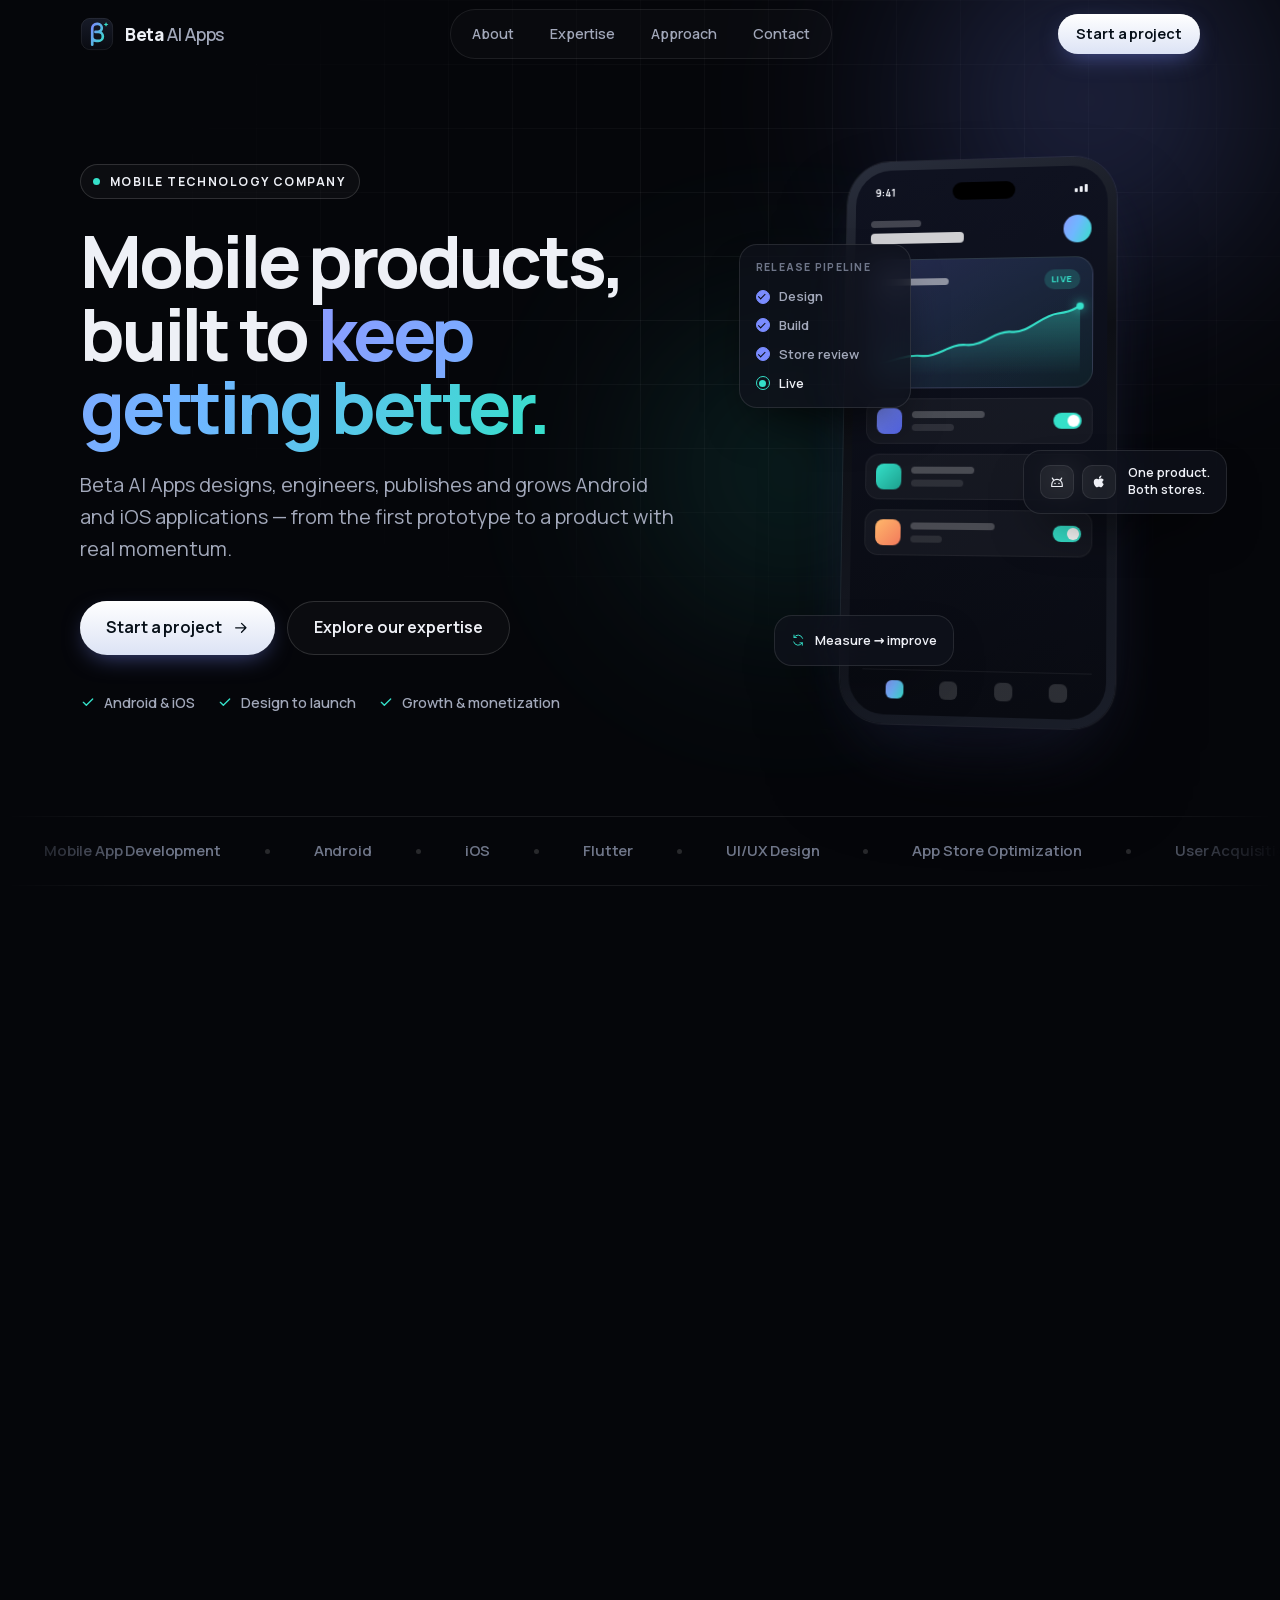
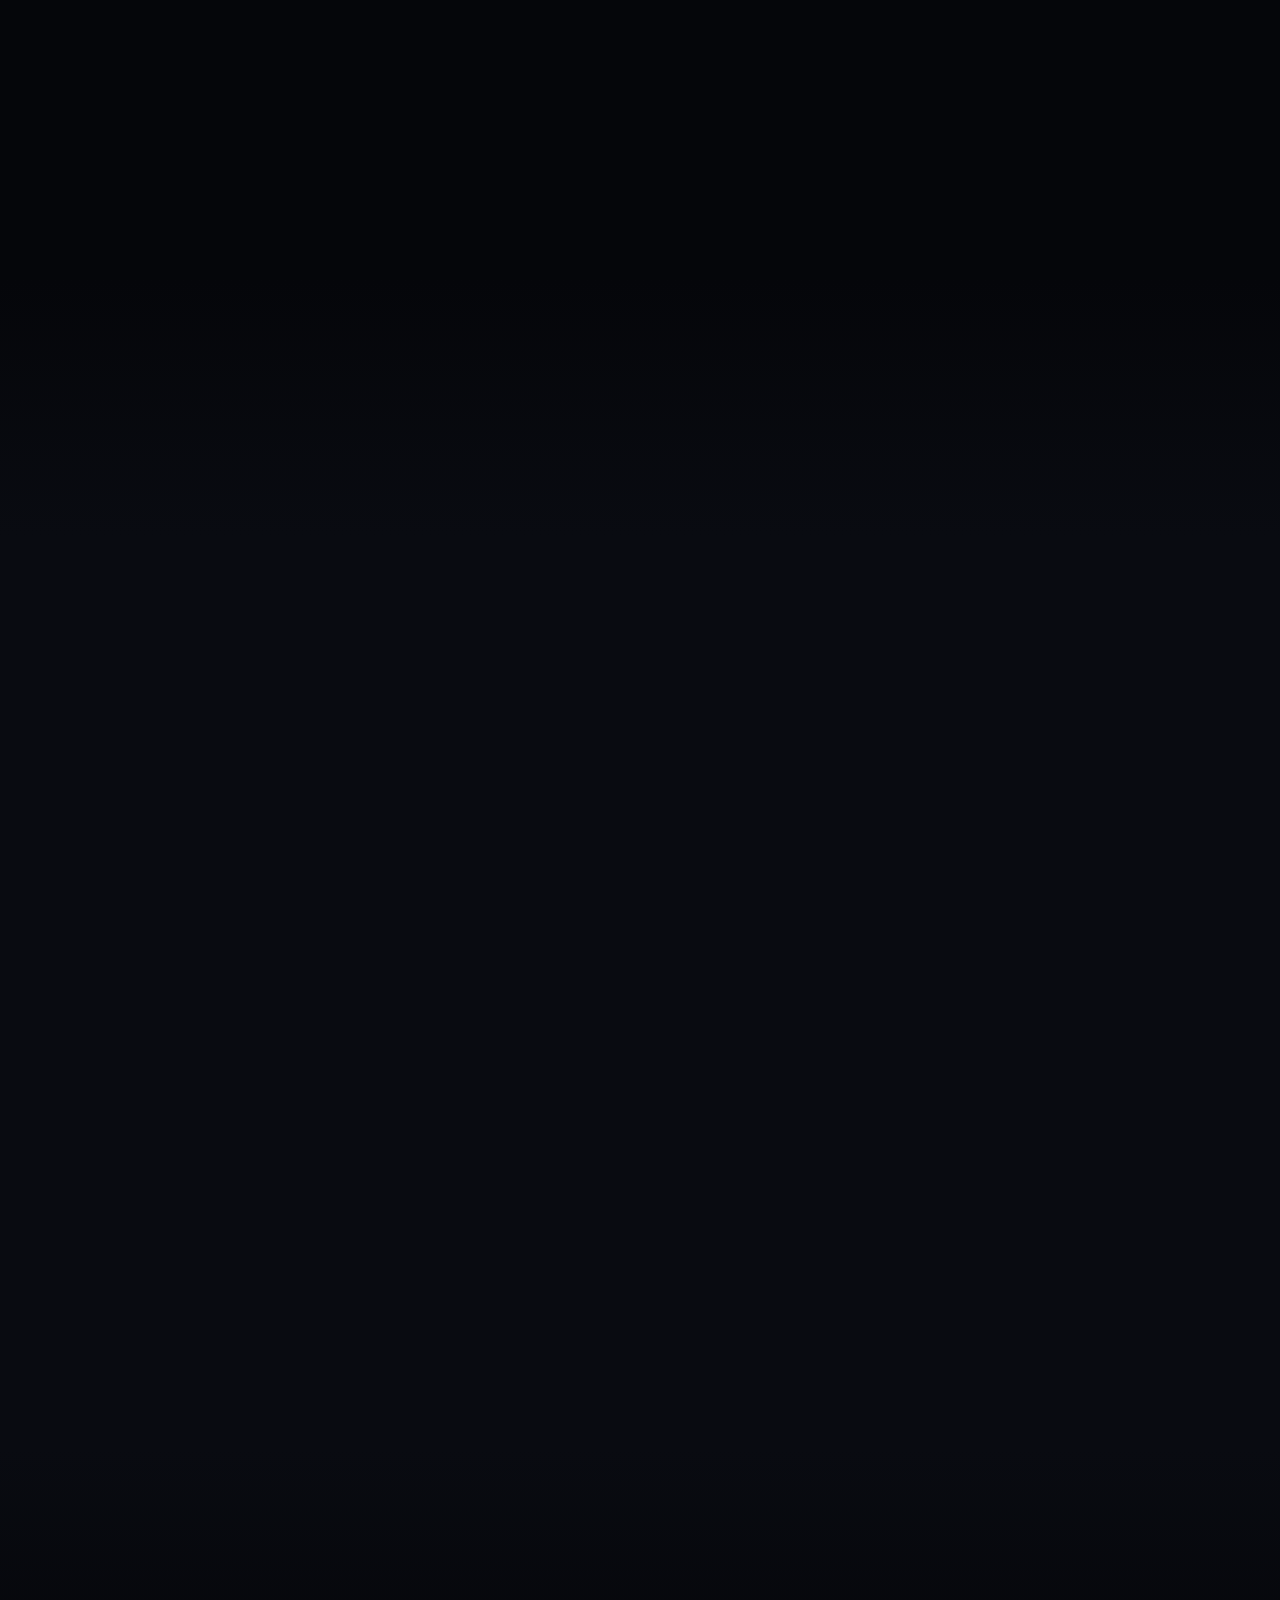
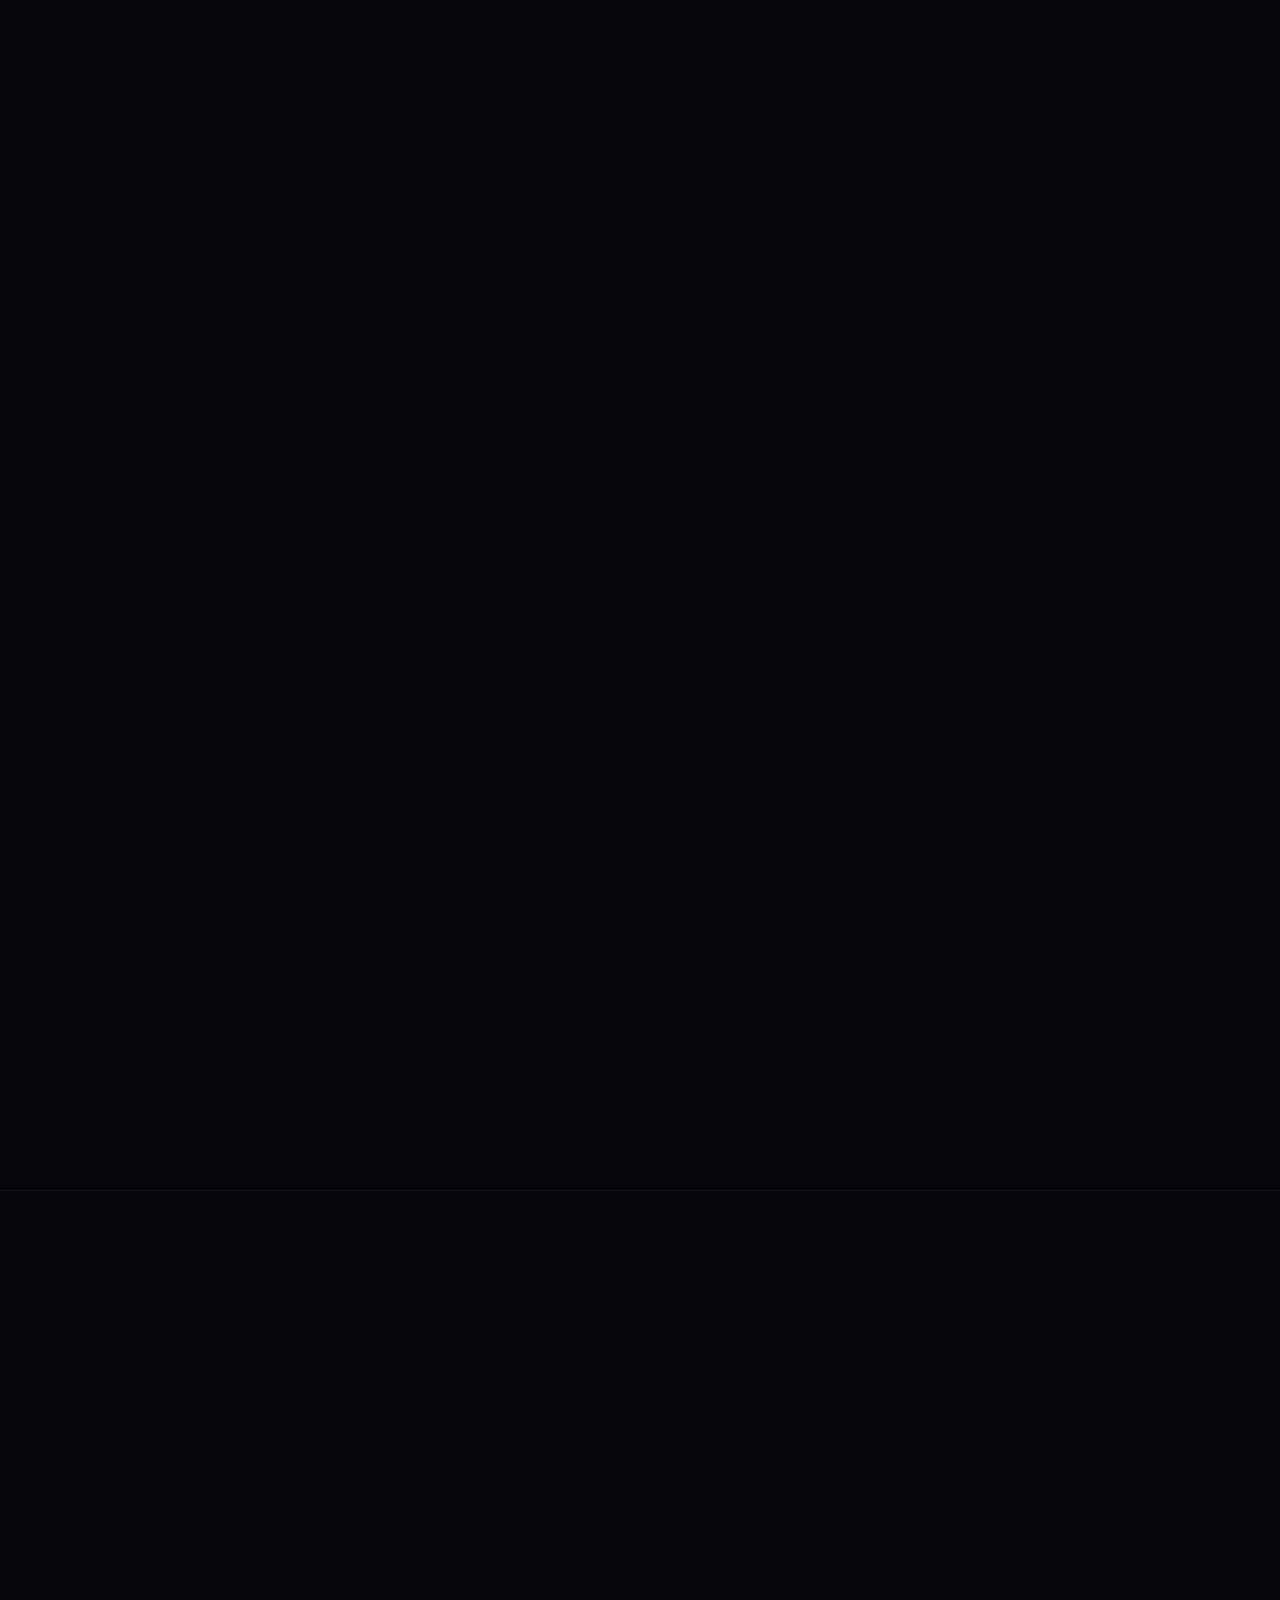
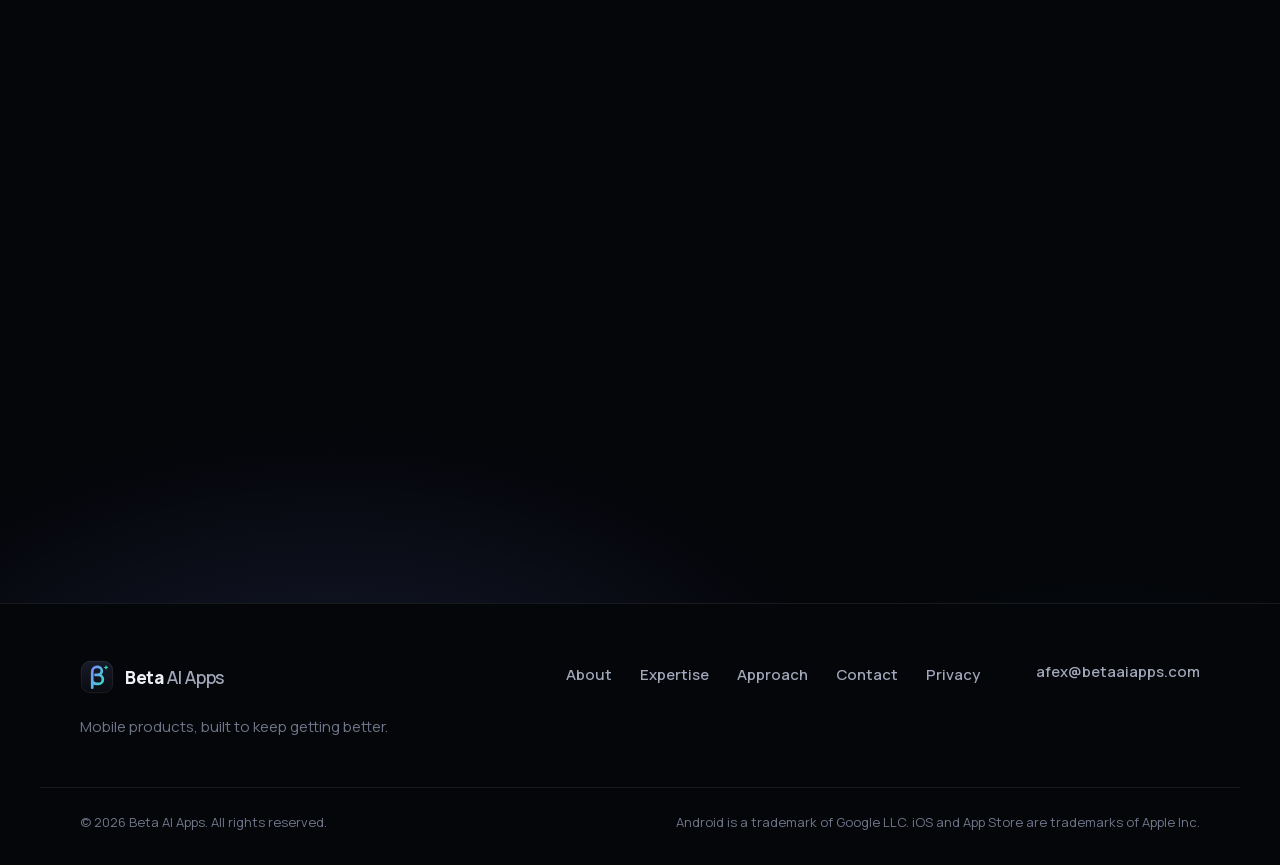
<file: index.html>
<!doctype html>
<html lang="en">
<head>
  <meta charset="utf-8">
  <meta name="viewport" content="width=device-width, initial-scale=1, viewport-fit=cover">
  <meta http-equiv="Content-Security-Policy" content="default-src 'self'; script-src 'self'; style-src 'self'; img-src 'self' data:; font-src 'self'; connect-src 'self' https://formspree.io https://formsubmit.co; form-action 'self' mailto: https://formspree.io https://formsubmit.co; base-uri 'self'; object-src 'none'">
  <meta name="referrer" content="strict-origin-when-cross-origin">

  <title>Beta AI Apps — Mobile App Development, Publishing &amp; Growth</title>
  <meta name="description" content="Beta AI Apps is a mobile technology company that designs, builds, publishes and grows Android and iOS apps — Flutter development, UI/UX design, ASO, user acquisition and app monetization.">
  <link rel="canonical" href="https://betaaiapps.com/">
  <meta name="robots" content="index, follow, max-image-preview:large">
  <meta name="theme-color" content="#05060A">
  <meta name="color-scheme" content="dark">

  <meta property="og:type" content="website">
  <meta property="og:site_name" content="Beta AI Apps">
  <meta property="og:title" content="Beta AI Apps — Mobile products, built to keep getting better">
  <meta property="og:description" content="We design, engineer, publish and grow Android and iOS applications — from first prototype to a product with momentum.">
  <meta property="og:url" content="https://betaaiapps.com/">
  <meta property="og:image" content="https://betaaiapps.com/assets/img/og-image.png">
  <meta property="og:image:width" content="1200">
  <meta property="og:image:height" content="630">
  <meta property="og:image:alt" content="Beta AI Apps logo and tagline on a dark background">
  <meta property="og:locale" content="en_US">
  <meta name="twitter:card" content="summary_large_image">
  <meta name="twitter:title" content="Beta AI Apps — Mobile products, built to keep getting better">
  <meta name="twitter:description" content="We design, engineer, publish and grow Android and iOS applications.">
  <meta name="twitter:image" content="https://betaaiapps.com/assets/img/og-image.png">

  <link rel="icon" href="/favicon.ico" sizes="32x32">
  <link rel="icon" href="/assets/img/favicon.svg" type="image/svg+xml">
  <link rel="apple-touch-icon" href="/assets/img/apple-touch-icon.png">
  <link rel="manifest" href="/site.webmanifest">

  <link rel="preload" href="/assets/fonts/manrope-latin.woff2" as="font" type="font/woff2" crossorigin>
  <link rel="stylesheet" href="/assets/css/styles.css?v=11">
  <script src="/assets/js/main.js?v=11" defer></script>

  <script type="application/ld+json">
  {
    "@context": "https://schema.org",
    "@graph": [
      {
        "@type": "Organization",
        "@id": "https://betaaiapps.com/#org",
        "name": "Beta AI Apps",
        "url": "https://betaaiapps.com/",
        "logo": "https://betaaiapps.com/assets/img/icon-512.png",
        "email": "afex@betaaiapps.com",
        "description": "Mobile technology company building, publishing and growing Android and iOS applications.",
        "knowsAbout": ["Mobile app development", "Android development", "iOS development", "Flutter", "UI/UX design", "App Store Optimization", "User acquisition", "App monetization"]
      },
      {
        "@type": "WebSite",
        "@id": "https://betaaiapps.com/#website",
        "url": "https://betaaiapps.com/",
        "name": "Beta AI Apps",
        "publisher": { "@id": "https://betaaiapps.com/#org" },
        "inLanguage": "en"
      }
    ]
  }
  </script>
</head>
<body>
  <!-- Icon sprite -->
  <svg class="sprite" aria-hidden="true" focusable="false">
    <symbol id="i-arrow" viewBox="0 0 24 24"><path d="M5 12h14M13 6l6 6-6 6" fill="none" stroke="currentColor" stroke-width="1.8" stroke-linecap="round" stroke-linejoin="round"/></symbol>
    <symbol id="i-check" viewBox="0 0 24 24"><path d="M5 12.5l4.5 4.5L19 7.5" fill="none" stroke="currentColor" stroke-width="2" stroke-linecap="round" stroke-linejoin="round"/></symbol>
    <symbol id="i-mail" viewBox="0 0 24 24"><rect x="3" y="5" width="18" height="14" rx="3" fill="none" stroke="currentColor" stroke-width="1.6"/><path d="M4 7l8 6 8-6" fill="none" stroke="currentColor" stroke-width="1.6" stroke-linecap="round" stroke-linejoin="round"/></symbol>
    <symbol id="i-globe" viewBox="0 0 24 24"><circle cx="12" cy="12" r="9" fill="none" stroke="currentColor" stroke-width="1.6"/><path d="M3 12h18M12 3c2.6 2.6 3.8 5.6 3.8 9s-1.2 6.4-3.8 9c-2.6-2.6-3.8-5.6-3.8-9S9.4 5.6 12 3z" fill="none" stroke="currentColor" stroke-width="1.6" stroke-linejoin="round"/></symbol>
    <symbol id="i-chat" viewBox="0 0 24 24"><path d="M5 18.5V7a3 3 0 0 1 3-3h8a3 3 0 0 1 3 3v6a3 3 0 0 1-3 3H9l-4 2.5z" fill="none" stroke="currentColor" stroke-width="1.6" stroke-linejoin="round"/><path d="M9 9h6M9 12h4" stroke="currentColor" stroke-width="1.6" stroke-linecap="round"/></symbol>
    <symbol id="i-code" viewBox="0 0 24 24"><path d="M8.5 7L3.5 12l5 5M15.5 7l5 5-5 5M13.5 4.5l-3 15" fill="none" stroke="currentColor" stroke-width="1.6" stroke-linecap="round" stroke-linejoin="round"/></symbol>
    <symbol id="i-android" viewBox="0 0 24 24"><path d="M5 15.5a7 7 0 0 1 14 0V18H5z" fill="none" stroke="currentColor" stroke-width="1.6" stroke-linejoin="round"/><path d="M7.5 9.5L5.8 6.8M16.5 9.5l1.7-2.7" stroke="currentColor" stroke-width="1.6" stroke-linecap="round"/><circle cx="9.3" cy="14" r="1" fill="currentColor"/><circle cx="14.7" cy="14" r="1" fill="currentColor"/></symbol>
    <symbol id="i-apple" viewBox="0 0 24 24"><path d="M16.4 12.7c0-2.3 1.9-3.4 2-3.5-1.1-1.6-2.8-1.8-3.4-1.8-1.4-.1-2.8.9-3.5.9s-1.8-.8-3-.8C6.9 7.5 5 8.8 5 11.9c0 1.9.7 3.9 1.6 5.2.8 1.1 1.5 2.1 2.6 2 1 0 1.4-.7 2.7-.7s1.6.7 2.7.6c1.1 0 1.8-1 2.5-2.1.8-1.2 1.1-2.3 1.1-2.4 0 0-1.8-.7-1.8-2.8zM14.4 6c.6-.7 1-1.7.9-2.7-.9 0-1.9.6-2.5 1.3-.6.6-1 1.6-.9 2.6 1 .1 1.9-.5 2.5-1.2z" fill="currentColor"/></symbol>
    <symbol id="i-layers" viewBox="0 0 24 24"><path d="M12 3.5l8.5 4.5-8.5 4.5L3.5 8z" fill="none" stroke="currentColor" stroke-width="1.6" stroke-linejoin="round"/><path d="M3.5 12l8.5 4.5 8.5-4.5M3.5 16l8.5 4.5 8.5-4.5" fill="none" stroke="currentColor" stroke-width="1.6" stroke-linecap="round" stroke-linejoin="round"/></symbol>
    <symbol id="i-pen" viewBox="0 0 24 24"><path d="M4 20l1.2-4.6L15.8 4.8a2 2 0 0 1 2.8 0l.6.6a2 2 0 0 1 0 2.8L8.6 18.8z" fill="none" stroke="currentColor" stroke-width="1.6" stroke-linejoin="round"/><path d="M13.5 7l3.5 3.5" stroke="currentColor" stroke-width="1.6"/></symbol>
    <symbol id="i-search" viewBox="0 0 24 24"><circle cx="10.5" cy="10.5" r="6.5" fill="none" stroke="currentColor" stroke-width="1.6"/><path d="M15.5 15.5L20 20" stroke="currentColor" stroke-width="1.6" stroke-linecap="round"/></symbol>
    <symbol id="i-users" viewBox="0 0 24 24"><circle cx="9" cy="8.5" r="3.5" fill="none" stroke="currentColor" stroke-width="1.6"/><path d="M2.5 19.5a6.5 6.5 0 0 1 13 0" fill="none" stroke="currentColor" stroke-width="1.6" stroke-linecap="round"/><path d="M16 5.2a3.5 3.5 0 0 1 0 6.6M18.5 14.4a6.5 6.5 0 0 1 3 5.1" fill="none" stroke="currentColor" stroke-width="1.6" stroke-linecap="round"/></symbol>
    <symbol id="i-coins" viewBox="0 0 24 24"><ellipse cx="9" cy="7" rx="5.5" ry="2.5" fill="none" stroke="currentColor" stroke-width="1.6"/><path d="M3.5 7v5c0 1.4 2.5 2.5 5.5 2.5M3.5 12v5c0 1.4 2.5 2.5 5.5 2.5M14.5 7v2.5" fill="none" stroke="currentColor" stroke-width="1.6"/><ellipse cx="15" cy="13" rx="5.5" ry="2.5" fill="none" stroke="currentColor" stroke-width="1.6"/><path d="M9.5 13v4.5c0 1.4 2.5 2.5 5.5 2.5s5.5-1.1 5.5-2.5V13" fill="none" stroke="currentColor" stroke-width="1.6"/></symbol>
    <symbol id="i-shield" viewBox="0 0 24 24"><path d="M12 3l7.5 3v5.5c0 4.6-3.1 8.2-7.5 9.5-4.4-1.3-7.5-4.9-7.5-9.5V6z" fill="none" stroke="currentColor" stroke-width="1.6" stroke-linejoin="round"/><path d="M8.8 12l2.2 2.2 4.2-4.4" fill="none" stroke="currentColor" stroke-width="1.6" stroke-linecap="round" stroke-linejoin="round"/></symbol>
    <symbol id="i-spark" viewBox="0 0 24 24"><path d="M12 3l2 5.5 5.5 2-5.5 2L12 18l-2-5.5-5.5-2 5.5-2z" fill="none" stroke="currentColor" stroke-width="1.6" stroke-linejoin="round"/><path d="M18.5 15.5l.8 2 2 .8-2 .8-.8 2-.8-2-2-.8 2-.8z" fill="currentColor"/></symbol>
    <symbol id="i-scale" viewBox="0 0 24 24"><rect x="3.5" y="13" width="5" height="7.5" rx="1.5" fill="none" stroke="currentColor" stroke-width="1.6"/><rect x="9.5" y="8.5" width="5" height="12" rx="1.5" fill="none" stroke="currentColor" stroke-width="1.6"/><rect x="15.5" y="3.5" width="5" height="17" rx="1.5" fill="none" stroke="currentColor" stroke-width="1.6"/></symbol>
    <symbol id="i-loop" viewBox="0 0 24 24"><path d="M19.5 9A8 8 0 0 0 5 7.5M4.5 15A8 8 0 0 0 19 16.5" fill="none" stroke="currentColor" stroke-width="1.6" stroke-linecap="round"/><path d="M5 3.5v4h4M19 20.5v-4h-4" fill="none" stroke="currentColor" stroke-width="1.6" stroke-linecap="round" stroke-linejoin="round"/></symbol>
    <symbol id="i-heart" viewBox="0 0 24 24"><path d="M12 20s-7.5-4.6-7.5-10.2A4.3 4.3 0 0 1 12 7.2a4.3 4.3 0 0 1 7.5 2.6C19.5 15.4 12 20 12 20z" fill="none" stroke="currentColor" stroke-width="1.6" stroke-linejoin="round"/></symbol>
    <symbol id="i-flutter" viewBox="0 0 24 24"><path d="M14.5 2.5L4.5 12.5l3 3L20.5 2.5zM14.5 11.5l-5.5 5.5 5.5 5h6l-5.5-5 5.5-5.5z" fill="none" stroke="currentColor" stroke-width="1.6" stroke-linejoin="round"/></symbol>
  </svg>

  <a class="skip-link" href="#main">Skip to content</a>

  <header class="site-header" data-header>
    <div class="container header-inner">
      <a class="brand" href="#top" aria-label="Beta AI Apps — home">
        <svg class="brand-mark" viewBox="0 0 64 64" aria-hidden="true"><use href="#logo-mark"/></svg>
        <span class="brand-name">Beta<span> AI Apps</span></span>
      </a>
      <nav class="nav" aria-label="Primary">
        <ul class="nav-list">
          <li><a href="#about" data-nav>About</a></li>
          <li><a href="#expertise" data-nav>Expertise</a></li>
          <li><a href="#approach" data-nav>Approach</a></li>
          <li><a href="#contact" data-nav>Contact</a></li>
        </ul>
      </nav>
      <div class="header-actions">
        <a class="btn btn-primary btn-sm header-cta" href="#contact">Start a project</a>
        <button class="menu-toggle" type="button" aria-expanded="false" aria-controls="mobile-menu" aria-label="Open menu" data-menu-toggle>
          <span></span><span></span>
        </button>
      </div>
    </div>
    <div class="mobile-menu" id="mobile-menu" hidden data-menu>
      <nav aria-label="Mobile">
        <ul>
          <li><a href="#about">About</a></li>
          <li><a href="#expertise">Expertise</a></li>
          <li><a href="#approach">Approach</a></li>
          <li><a href="#contact">Contact</a></li>
        </ul>
      </nav>
      <a class="btn btn-primary btn-lg" href="#contact">Start a project <svg class="i" aria-hidden="true"><use href="#i-arrow"/></svg></a>
    </div>
  </header>

  <!-- Logo symbol (shared by header, footer) -->
  <svg class="sprite" aria-hidden="true" focusable="false">
    <defs>
      <linearGradient id="lm-stroke" x1="0" y1="0" x2="1" y2="1"><stop offset="0" stop-color="#7A8CFF"/><stop offset="1" stop-color="#35E0C9"/></linearGradient>
      <linearGradient id="lm-tile" x1="0" y1="0" x2="0" y2="1"><stop offset="0" stop-color="#171B28"/><stop offset="1" stop-color="#090B11"/></linearGradient>
    </defs>
    <symbol id="logo-mark" viewBox="0 0 64 64">
      <rect x="2" y="2" width="60" height="60" rx="17" fill="url(#lm-tile)"/>
      <rect x="2.5" y="2.5" width="59" height="59" rx="16.5" fill="none" stroke="#fff" stroke-opacity=".14"/>
      <path d="M23 52V22a9 9 0 0 1 9-9h1.5a7.5 7.5 0 0 1 0 15H29h5.5a8.5 8.5 0 0 1 0 17H32a9 9 0 0 1-9-6" fill="none" stroke="url(#lm-stroke)" stroke-width="5" stroke-linecap="round" stroke-linejoin="round"/>
      <path d="M49 9.5l1.3 3.2 3.2 1.3-3.2 1.3L49 18.5l-1.3-3.2-3.2-1.3 3.2-1.3z" fill="#35E0C9"/>
    </symbol>
  </svg>

  <main id="main">
    <!-- ============ Hero ============ -->
    <section class="hero" id="top" aria-labelledby="hero-title">
      <div class="hero-bg" aria-hidden="true">
        <div class="hero-grid"></div>
        <div class="glow glow-a"></div>
        <div class="glow glow-b"></div>
      </div>

      <div class="container hero-inner">
        <div class="hero-copy">
          <p class="eyebrow rise"><span class="pulse" aria-hidden="true"></span>Mobile technology company</p>
          <h1 id="hero-title" class="hero-title rise d1">Mobile products, built to <span class="grad">keep getting better.</span></h1>
          <p class="hero-lede rise d2">Beta AI Apps designs, engineers, publishes and grows Android and iOS applications — from the first prototype to a product with real momentum.</p>
          <div class="hero-ctas rise d3">
            <a class="btn btn-primary btn-lg" href="#contact">Start a project <svg class="i" aria-hidden="true"><use href="#i-arrow"/></svg></a>
            <a class="btn btn-ghost btn-lg" href="#expertise">Explore our expertise</a>
          </div>
          <ul class="hero-points rise d4" aria-label="What we do">
            <li><svg class="i" aria-hidden="true"><use href="#i-check"/></svg>Android &amp; iOS</li>
            <li><svg class="i" aria-hidden="true"><use href="#i-check"/></svg>Design to launch</li>
            <li><svg class="i" aria-hidden="true"><use href="#i-check"/></svg>Growth &amp; monetization</li>
          </ul>
        </div>

        <!-- Illustrative product visual: decorative only -->
        <div class="hero-visual rise d2" aria-hidden="true" data-tilt>
          <div class="device">
            <div class="device-screen">
              <div class="ds-status"><span>9:41</span><span class="ds-island"></span><span class="ds-sig"><i></i><i></i><i></i></span></div>
              <div class="ds-head">
                <div><span class="sk w40"></span><span class="sk w64 lg"></span></div>
                <span class="ds-avatar"></span>
              </div>
              <div class="ds-card">
                <div class="ds-card-top"><span class="sk w32 light"></span><span class="ds-chip">Live</span></div>
                <svg class="ds-chart" viewBox="0 0 220 84" preserveAspectRatio="none">
                  <defs>
                    <linearGradient id="chart-fill" x1="0" y1="0" x2="0" y2="1"><stop offset="0" stop-color="#35E0C9" stop-opacity=".35"/><stop offset="1" stop-color="#35E0C9" stop-opacity="0"/></linearGradient>
                  </defs>
                  <path class="ds-area" d="M0 70 C20 66 32 60 48 62 S78 48 96 50 128 34 146 36 178 18 196 16 214 10 220 8 V84 H0z" fill="url(#chart-fill)"/>
                  <path class="ds-line" d="M0 70 C20 66 32 60 48 62 S78 48 96 50 128 34 146 36 178 18 196 16 214 10 220 8" fill="none" stroke="#35E0C9" stroke-width="2.4" stroke-linecap="round"/>
                  <circle class="ds-dot" cx="220" cy="8" r="4" fill="#35E0C9"/>
                </svg>
              </div>
              <div class="ds-row"><span class="ds-ico a"></span><span class="ds-lines"><span class="sk w56"></span><span class="sk w32 dim"></span></span><span class="ds-toggle on"></span></div>
              <div class="ds-row"><span class="ds-ico b"></span><span class="ds-lines"><span class="sk w48"></span><span class="sk w40 dim"></span></span><span class="ds-toggle"></span></div>
              <div class="ds-row"><span class="ds-ico c"></span><span class="ds-lines"><span class="sk w64"></span><span class="sk w24 dim"></span></span><span class="ds-toggle on"></span></div>
              <div class="ds-tabbar"><i class="on"></i><i></i><i></i><i></i></div>
            </div>
          </div>

          <div class="float-card fc-release">
            <p class="fc-label">Release pipeline</p>
            <ol class="fc-steps">
              <li class="done"><span></span>Design</li>
              <li class="done"><span></span>Build</li>
              <li class="done"><span></span>Store review</li>
              <li class="live"><span></span>Live</li>
            </ol>
          </div>
          <div class="float-card fc-platforms">
            <span class="fc-icon"><svg class="i"><use href="#i-android"/></svg></span>
            <span class="fc-icon"><svg class="i"><use href="#i-apple"/></svg></span>
            <span class="fc-text">One product.<br>Both stores.</span>
          </div>
          <div class="float-card fc-loop">
            <svg class="i"><use href="#i-loop"/></svg>
            <span>Measure → improve</span>
          </div>
        </div>
      </div>

      <div class="marquee" aria-hidden="true">
        <div class="marquee-track">
          <span>Mobile App Development</span><span>Android</span><span>iOS</span><span>Flutter</span><span>UI/UX Design</span><span>App Store Optimization</span><span>User Acquisition</span><span>App Monetization</span><span>Publishing</span>
          <span>Mobile App Development</span><span>Android</span><span>iOS</span><span>Flutter</span><span>UI/UX Design</span><span>App Store Optimization</span><span>User Acquisition</span><span>App Monetization</span><span>Publishing</span>
        </div>
      </div>
    </section>

    <!-- ============ About ============ -->
    <section class="section" id="about" aria-labelledby="about-title">
      <div class="container about-grid">
        <div class="about-copy">
          <p class="kicker reveal">About us</p>
          <h2 id="about-title" class="section-title reveal d1">A mobile technology company, built around the product.</h2>
          <p class="section-lede reveal d2">Beta AI Apps builds and grows digital products for Android and iOS. Design, engineering, publishing and growth sit under one roof, so the decisions that shape an app — how it feels, how it performs, how people find it and how it earns — are made together instead of handed between agencies.</p>
          <ul class="pillars">
            <li class="reveal d2">
              <span class="pillar-icon"><svg class="i" aria-hidden="true"><use href="#i-pen"/></svg></span>
              <div><h3>Design-led</h3><p>Interfaces that feel obvious from the first tap.</p></div>
            </li>
            <li class="reveal d3">
              <span class="pillar-icon"><svg class="i" aria-hidden="true"><use href="#i-code"/></svg></span>
              <div><h3>Engineering-first</h3><p>Fast, stable code that is a pleasure to maintain.</p></div>
            </li>
            <li class="reveal d4">
              <span class="pillar-icon"><svg class="i" aria-hidden="true"><use href="#i-scale"/></svg></span>
              <div><h3>Growth-minded</h3><p>Discoverability and revenue planned from day one.</p></div>
            </li>
          </ul>
        </div>

        <aside class="name-card reveal d2" aria-labelledby="name-title">
          <svg class="name-glyph" viewBox="14 6 36 52" aria-hidden="true"><path d="M23 52V22a9 9 0 0 1 9-9h1.5a7.5 7.5 0 0 1 0 15H29h5.5a8.5 8.5 0 0 1 0 17H32a9 9 0 0 1-9-6" fill="none" stroke="url(#lm-stroke)" stroke-width="4" stroke-linecap="round" stroke-linejoin="round"/></svg>
          <p class="kicker">Why “Beta”</p>
          <h3 id="name-title">Good software never really leaves beta.</h3>
          <p>Beta is the stage where a product meets real people and starts learning from them. We believe the best apps keep that spirit for life: every release is a chance to measure, refine and improve. It is how we run every product we touch.</p>
        </aside>
      </div>
    </section>

    <!-- ============ Expertise ============ -->
    <section class="section section-alt" id="expertise" aria-labelledby="expertise-title">
      <div class="container">
        <div class="section-head">
          <p class="kicker reveal">Our expertise</p>
          <h2 id="expertise-title" class="section-title reveal d1">Everything it takes to build an app — and grow it.</h2>
          <p class="section-lede reveal d2">One team covering the full lifecycle: product engineering, platform craft, design and the growth work that happens after launch.</p>
        </div>

        <ul class="bento">
          <li class="card card-wide reveal" data-spot>
            <div class="card-body">
              <span class="card-icon"><svg class="i" aria-hidden="true"><use href="#i-layers"/></svg></span>
              <h3>Mobile App Development</h3>
              <p>End-to-end product engineering — architecture, features, backend integration, testing and release — for apps that are meant to last.</p>
            </div>
            <div class="build-log" aria-hidden="true">
              <p><span class="ok">✓</span> analyze <em>0 issues</em></p>
              <p><span class="ok">✓</span> test <em>all suites passed</em></p>
              <p><span class="ok">✓</span> build release <em>android · ios</em></p>
              <p><span class="run"></span> deploy <em>production track</em></p>
            </div>
          </li>
          <li class="card reveal d1" data-spot>
            <span class="card-icon"><svg class="i" aria-hidden="true"><use href="#i-android"/></svg></span>
            <h3>Android Applications</h3>
            <p>Kotlin and Jetpack Compose apps that respect Material design, battery life and the full range of Android devices.</p>
          </li>
          <li class="card reveal" data-spot>
            <span class="card-icon"><svg class="i" aria-hidden="true"><use href="#i-apple"/></svg></span>
            <h3>iOS Applications</h3>
            <p>Swift and SwiftUI apps with the polish iPhone users expect, built with App Review guidelines in mind.</p>
          </li>
          <li class="card reveal d1" data-spot>
            <span class="card-icon"><svg class="i" aria-hidden="true"><use href="#i-flutter"/></svg></span>
            <h3>Flutter Development</h3>
            <p>One codebase for both platforms with native-quality performance, and platform channels where native code earns its place.</p>
          </li>
          <li class="card reveal d2" data-spot>
            <span class="card-icon"><svg class="i" aria-hidden="true"><use href="#i-pen"/></svg></span>
            <h3>UI/UX Design</h3>
            <p>Research, flows, prototypes and design systems — interfaces that feel effortless, accessible and unmistakably yours.</p>
          </li>
          <li class="card reveal" data-spot>
            <span class="card-icon"><svg class="i" aria-hidden="true"><use href="#i-search"/></svg></span>
            <h3>App Store Optimization</h3>
            <p>Keyword research, listing copy, screenshots and experiments that help the right people find you on Google Play and the App Store.</p>
          </li>
          <li class="card reveal d1" data-spot>
            <span class="card-icon"><svg class="i" aria-hidden="true"><use href="#i-users"/></svg></span>
            <h3>User Acquisition</h3>
            <p>Paid campaigns measured against lifetime value, so every growth budget is an investment rather than a guess.</p>
          </li>
          <li class="card reveal d2" data-spot>
            <span class="card-icon"><svg class="i" aria-hidden="true"><use href="#i-coins"/></svg></span>
            <h3>App Monetization</h3>
            <p>Subscriptions, in-app purchases and ad mediation designed around the experience — revenue that users don’t resent.</p>
          </li>
        </ul>
      </div>
    </section>

    <!-- ============ Approach ============ -->
    <section class="section" id="approach" aria-labelledby="approach-title">
      <div class="container approach-grid">
        <div class="approach-side">
          <p class="kicker reveal">Our approach</p>
          <h2 id="approach-title" class="section-title reveal d1">Quality is a habit, not a phase.</h2>
          <p class="section-lede reveal d2">Every product moves through the same loop — and then moves through it again. Launch is where the real learning starts.</p>

          <figure class="loop reveal d3" aria-labelledby="loop-caption">
            <svg viewBox="-50 0 420 320" class="loop-svg" role="img" aria-labelledby="loop-caption">
              <defs>
                <linearGradient id="loop-grad" x1="0" y1="0" x2="1" y2="1"><stop offset="0" stop-color="#7A8CFF"/><stop offset="1" stop-color="#35E0C9"/></linearGradient>
              </defs>
              <circle cx="160" cy="160" r="118" class="loop-track"/>
              <circle cx="160" cy="160" r="118" class="loop-sweep" stroke="url(#loop-grad)"/>
              <g class="loop-nodes">
                <g class="ln"><circle cx="160" cy="42" r="5"/><text x="160" y="22" text-anchor="middle">Discover</text></g>
                <g class="ln"><circle cx="262.2" cy="101" r="5"/><text x="278" y="101" text-anchor="start">Design</text></g>
                <g class="ln"><circle cx="262.2" cy="219" r="5"/><text x="278" y="219" text-anchor="start">Build</text></g>
                <g class="ln"><circle cx="160" cy="278" r="5"/><text x="160" y="304" text-anchor="middle">Launch</text></g>
                <g class="ln"><circle cx="57.8" cy="219" r="5"/><text x="42" y="219" text-anchor="end">Measure</text></g>
                <g class="ln"><circle cx="57.8" cy="101" r="5"/><text x="42" y="101" text-anchor="end">Improve</text></g>
              </g>
              <path class="loop-beta" transform="translate(130 114) scale(.9)" d="M23 52V22a9 9 0 0 1 9-9h1.5a7.5 7.5 0 0 1 0 15H29h5.5a8.5 8.5 0 0 1 0 17H32a9 9 0 0 1-9-6" stroke="url(#loop-grad)"/>
              <text x="160" y="190" class="loop-sub">always improving</text>
            </svg>
            <figcaption id="loop-caption" class="visually-hidden">Our product loop: discover, design, build, launch, measure and improve — then repeat.</figcaption>
          </figure>
        </div>

        <ol class="commitments">
          <li class="commit reveal">
            <span class="commit-num">01</span>
            <div>
              <h3><svg class="i" aria-hidden="true"><use href="#i-shield"/></svg>Product quality</h3>
              <p>Clean architecture, automated tests and real-device QA across screen sizes and OS versions. Crash rates, start-up time and smooth scrolling are treated as features, not afterthoughts.</p>
            </div>
          </li>
          <li class="commit reveal">
            <span class="commit-num">02</span>
            <div>
              <h3><svg class="i" aria-hidden="true"><use href="#i-heart"/></svg>User experience</h3>
              <p>Every screen has to earn its place. We design for clarity, accessibility and speed, and validate with real people before a feature is scaled.</p>
            </div>
          </li>
          <li class="commit reveal">
            <span class="commit-num">03</span>
            <div>
              <h3><svg class="i" aria-hidden="true"><use href="#i-scale"/></svg>Scalability</h3>
              <p>Modular codebases, sensible backends and automated release pipelines, so an app can grow from its first users to a much larger audience without a rewrite.</p>
            </div>
          </li>
          <li class="commit reveal">
            <span class="commit-num">04</span>
            <div>
              <h3><svg class="i" aria-hidden="true"><use href="#i-loop"/></svg>Continuous improvement</h3>
              <p>Analytics, store reviews and controlled experiments feed a steady rhythm of meaningful updates. We keep improving the product long after launch day.</p>
            </div>
          </li>
        </ol>
      </div>
    </section>

    <!-- ============ Contact ============ -->
    <section class="section section-contact" id="contact" aria-labelledby="contact-title">
      <div class="contact-glow" aria-hidden="true"></div>
      <div class="container contact-grid">
        <div class="contact-copy">
          <p class="kicker reveal">Contact</p>
          <h2 id="contact-title" class="section-title reveal d1">Have an app in mind? <span class="grad">Let’s talk.</span></h2>
          <p class="section-lede reveal d2">Tell us where your product is today — an idea, a prototype or an app already in the stores — and where you want it to go. A member of our team will reply to you personally.</p>
          <ul class="contact-points reveal d3">
            <li>
              <span class="cp-icon"><svg class="i" aria-hidden="true"><use href="#i-mail"/></svg></span>
              <div><span class="cp-label">Email</span><a class="cp-value" href="mailto:afex@betaaiapps.com" data-email>afex@betaaiapps.com</a></div>
            </li>
            <li>
              <span class="cp-icon"><svg class="i" aria-hidden="true"><use href="#i-chat"/></svg></span>
              <div><span class="cp-label">What happens next</span><span class="cp-value">We read your brief, then reply with questions or a time to talk.</span></div>
            </li>
            <li>
              <span class="cp-icon"><svg class="i" aria-hidden="true"><use href="#i-globe"/></svg></span>
              <div><span class="cp-label">Where we work</span><span class="cp-value">Remote-first, across time zones.</span></div>
            </li>
          </ul>
        </div>

        <div class="form-card reveal d2">
          <!--
            FORM DELIVERY
            Set data-endpoint to a form backend, e.g. https://formspree.io/f/XXXXXXXX
            Until it is set, the form validates and then opens the visitor's email app
            with the message filled in, addressed to the email in data-email.
          -->
          <form class="contact-form" id="contact-form" novalidate data-endpoint="" data-email="afex@betaaiapps.com" aria-describedby="form-note">
            <div class="field-row">
              <div class="field">
                <label for="f-name">Name <span class="req" aria-hidden="true">*</span></label>
                <input id="f-name" name="name" type="text" autocomplete="name" required maxlength="100" aria-describedby="f-name-err">
                <p class="field-error" id="f-name-err"></p>
              </div>
              <div class="field">
                <label for="f-email">Work email <span class="req" aria-hidden="true">*</span></label>
                <input id="f-email" name="email" type="email" autocomplete="email" inputmode="email" required maxlength="160" aria-describedby="f-email-err">
                <p class="field-error" id="f-email-err"></p>
              </div>
            </div>
            <div class="field-row">
              <div class="field">
                <label for="f-company">Company <span class="opt">(optional)</span></label>
                <input id="f-company" name="company" type="text" autocomplete="organization" maxlength="120">
              </div>
              <div class="field">
                <label for="f-stage">Where is your product today?</label>
                <div class="select-wrap">
                  <select id="f-stage" name="stage">
                    <option value="">Select an option</option>
                    <option>Just an idea</option>
                    <option>Design or prototype</option>
                    <option>In development</option>
                    <option>Live in the stores</option>
                  </select>
                </div>
              </div>
            </div>

            <fieldset class="field">
              <legend>What can we help with?</legend>
              <div class="chips">
                <label class="chip"><input type="checkbox" name="services" value="New app"><span>New app</span></label>
                <label class="chip"><input type="checkbox" name="services" value="Android"><span>Android</span></label>
                <label class="chip"><input type="checkbox" name="services" value="iOS"><span>iOS</span></label>
                <label class="chip"><input type="checkbox" name="services" value="Flutter"><span>Flutter</span></label>
                <label class="chip"><input type="checkbox" name="services" value="UI/UX design"><span>UI/UX design</span></label>
                <label class="chip"><input type="checkbox" name="services" value="ASO"><span>ASO</span></label>
                <label class="chip"><input type="checkbox" name="services" value="User acquisition"><span>User acquisition</span></label>
                <label class="chip"><input type="checkbox" name="services" value="Monetization"><span>Monetization</span></label>
              </div>
            </fieldset>

            <div class="field">
              <label for="f-message">Tell us about your project <span class="req" aria-hidden="true">*</span></label>
              <textarea id="f-message" name="message" rows="5" required minlength="20" maxlength="4000" aria-describedby="f-message-err f-message-count"></textarea>
              <div class="field-meta">
                <p class="field-error" id="f-message-err"></p>
                <span class="count" id="f-message-count" aria-live="off">0 / 4000</span>
              </div>
            </div>

            <!-- Spam trap: hidden from people, filled in by bots -->
            <div class="hp" aria-hidden="true">
              <label for="f-website">Leave this field empty</label>
              <input id="f-website" name="website" type="text" tabindex="-1" autocomplete="off">
            </div>

            <div class="form-foot">
              <p class="form-note" id="form-note">By sending this form you agree to our <a href="/privacy.html">privacy policy</a>. We only use your details to reply.</p>
              <button class="btn btn-primary btn-lg submit" type="submit">
                <span class="submit-label">Send message</span>
                <svg class="i" aria-hidden="true"><use href="#i-arrow"/></svg>
                <span class="spinner" aria-hidden="true"></span>
              </button>
            </div>
            <p class="form-status" role="status" aria-live="polite" data-status></p>
          </form>

          <div class="form-success" hidden data-success tabindex="-1">
            <span class="success-icon"><svg class="i" aria-hidden="true"><use href="#i-check"/></svg></span>
            <h3>Thank you — message received.</h3>
            <p>We’ll read your brief carefully and get back to you at the email you provided.</p>
            <button class="btn btn-ghost" type="button" data-reset>Send another message</button>
          </div>
        </div>
      </div>
    </section>
  </main>

  <footer class="site-footer">
    <div class="container footer-inner">
      <div class="footer-brand">
        <a class="brand" href="#top" aria-label="Beta AI Apps — back to top">
          <svg class="brand-mark" viewBox="0 0 64 64" aria-hidden="true"><use href="#logo-mark"/></svg>
          <span class="brand-name">Beta<span> AI Apps</span></span>
        </a>
        <p>Mobile products, built to keep getting better.</p>
      </div>
      <nav class="footer-nav" aria-label="Footer">
        <ul>
          <li><a href="#about">About</a></li>
          <li><a href="#expertise">Expertise</a></li>
          <li><a href="#approach">Approach</a></li>
          <li><a href="#contact">Contact</a></li>
          <li><a href="/privacy.html">Privacy</a></li>
        </ul>
      </nav>
      <a class="footer-email" href="mailto:afex@betaaiapps.com">afex@betaaiapps.com</a>
    </div>
    <div class="container footer-base">
      <p>© <span data-year>2026</span> Beta AI Apps. All rights reserved.</p>
      <p>Android is a trademark of Google LLC. iOS and App Store are trademarks of Apple Inc.</p>
    </div>
  </footer>
</body>
</html>
</file>
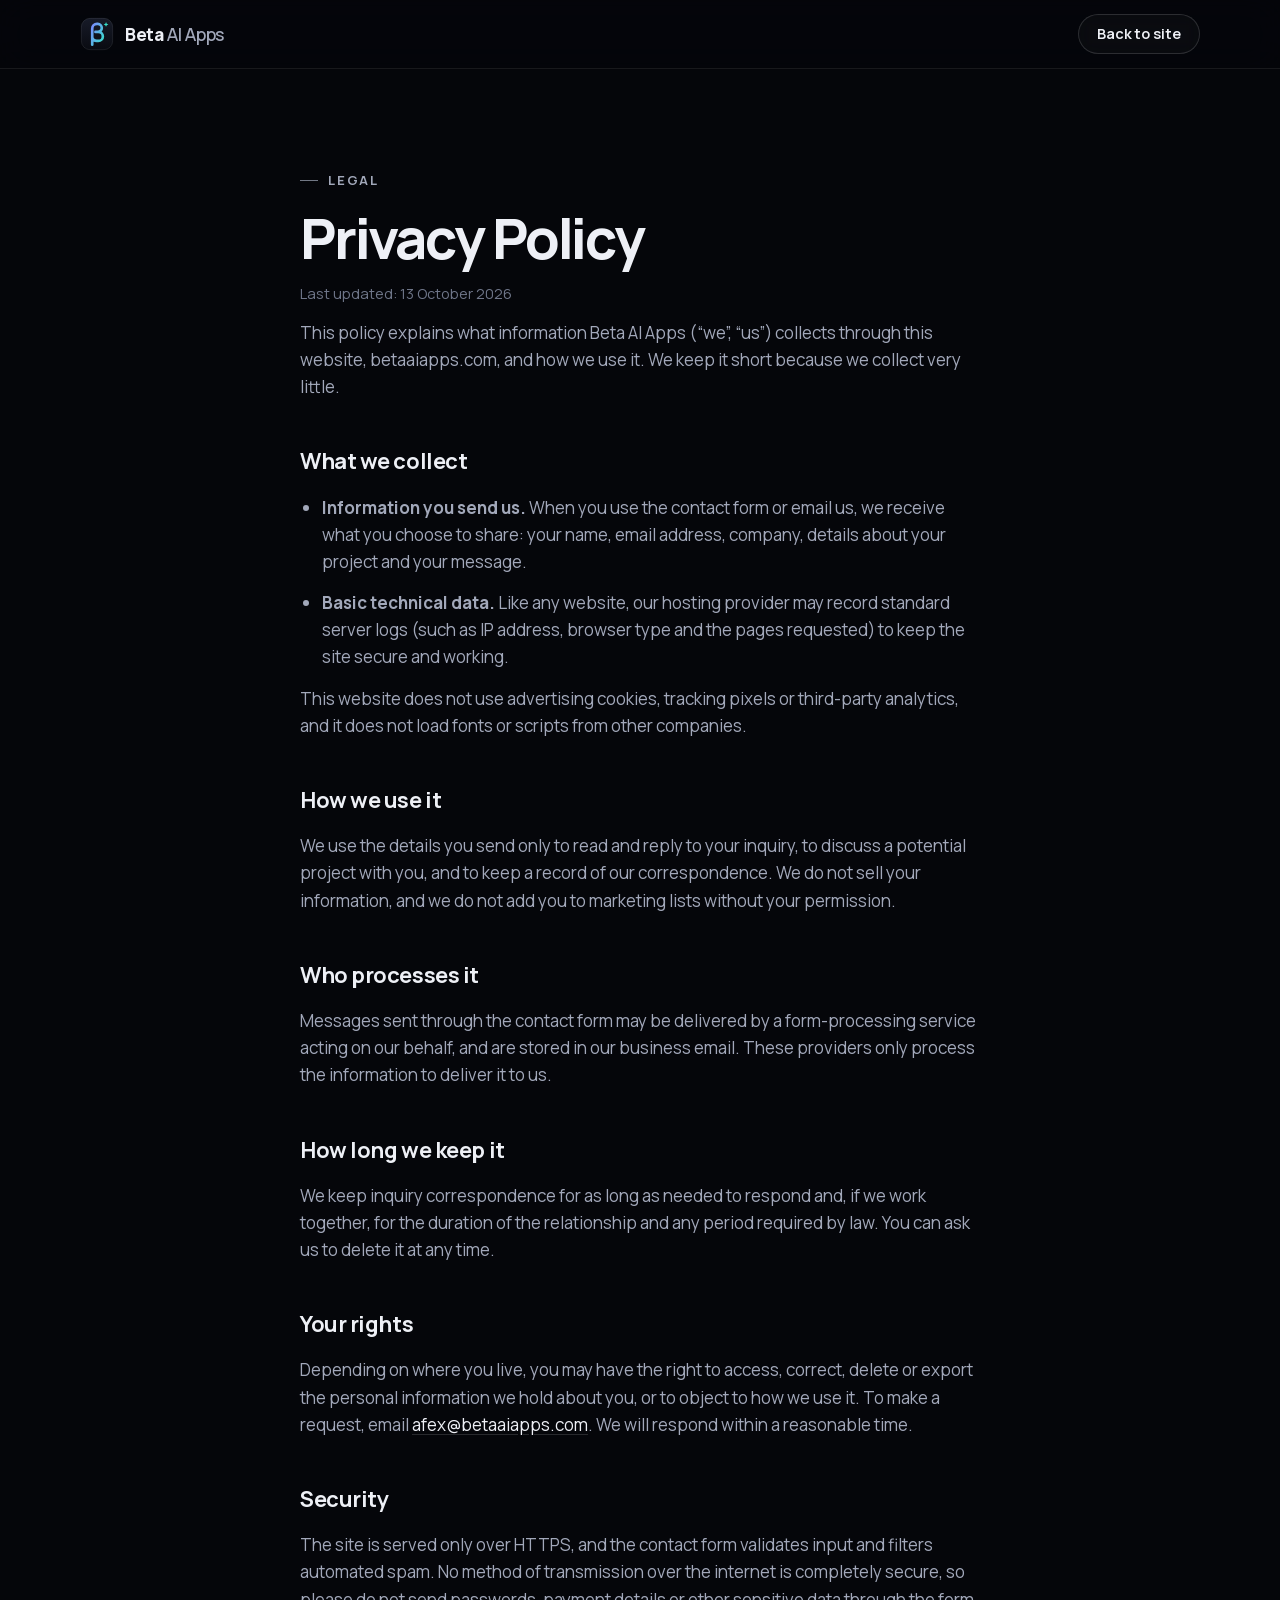
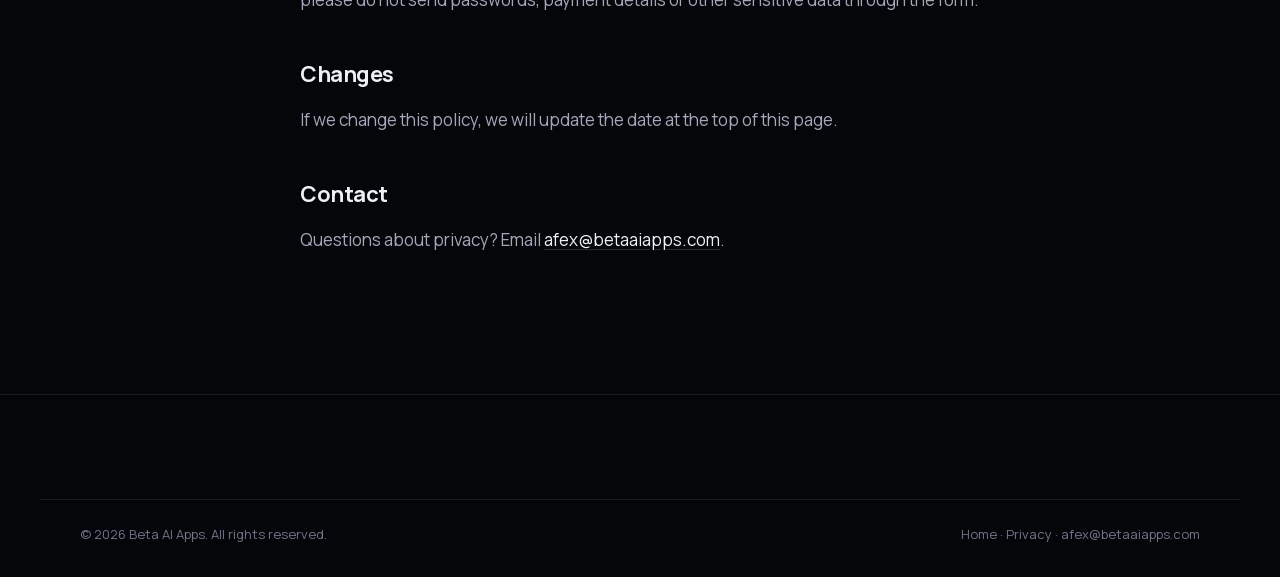
<file: privacy.html>
<!doctype html>
<html lang="en">
<head>
  <meta charset="utf-8">
  <meta name="viewport" content="width=device-width, initial-scale=1, viewport-fit=cover">
  <meta http-equiv="Content-Security-Policy" content="default-src 'self'; script-src 'self'; style-src 'self'; img-src 'self' data:; font-src 'self'; connect-src 'self'; base-uri 'self'; object-src 'none'">
  <meta name="referrer" content="strict-origin-when-cross-origin">
  <title>Privacy Policy — Beta AI Apps</title>
  <meta name="description" content="How Beta AI Apps handles information sent through betaaiapps.com.">
  <link rel="canonical" href="https://betaaiapps.com/privacy.html">
  <meta name="robots" content="index, follow">
  <meta name="theme-color" content="#05060A">
  <meta name="color-scheme" content="dark">
  <link rel="icon" href="/favicon.ico" sizes="32x32">
  <link rel="icon" href="/assets/img/favicon.svg" type="image/svg+xml">
  <link rel="apple-touch-icon" href="/assets/img/apple-touch-icon.png">
  <link rel="manifest" href="/site.webmanifest">
  <link rel="preload" href="/assets/fonts/manrope-latin.woff2" as="font" type="font/woff2" crossorigin>
  <link rel="stylesheet" href="/assets/css/styles.css?v=11">
</head>
<body>
  <a class="skip-link" href="#main">Skip to content</a>
  <header class="site-header is-scrolled">
    <div class="container header-inner">
      <a class="brand" href="/" aria-label="Beta AI Apps — home">
        <img class="brand-mark" src="/assets/img/logo.svg" alt="" width="34" height="34">
        <span class="brand-name">Beta<span> AI Apps</span></span>
      </a>
      <a class="btn btn-ghost btn-sm" href="/">Back to site</a>
    </div>
  </header>

  <main id="main" class="page">
    <article class="container prose">
      <p class="kicker">Legal</p>
      <h1>Privacy Policy</h1>
      <p class="updated">Last updated: 13 October 2026</p>

      <p>This policy explains what information Beta AI Apps (“we”, “us”) collects through this website, betaaiapps.com, and how we use it. We keep it short because we collect very little.</p>

      <h2>What we collect</h2>
      <ul>
        <li><strong>Information you send us.</strong> When you use the contact form or email us, we receive what you choose to share: your name, email address, company, details about your project and your message.</li>
        <li><strong>Basic technical data.</strong> Like any website, our hosting provider may record standard server logs (such as IP address, browser type and the pages requested) to keep the site secure and working.</li>
      </ul>
      <p>This website does not use advertising cookies, tracking pixels or third-party analytics, and it does not load fonts or scripts from other companies.</p>

      <h2>How we use it</h2>
      <p>We use the details you send only to read and reply to your inquiry, to discuss a potential project with you, and to keep a record of our correspondence. We do not sell your information, and we do not add you to marketing lists without your permission.</p>

      <h2>Who processes it</h2>
      <p>Messages sent through the contact form may be delivered by a form-processing service acting on our behalf, and are stored in our business email. These providers only process the information to deliver it to us.</p>

      <h2>How long we keep it</h2>
      <p>We keep inquiry correspondence for as long as needed to respond and, if we work together, for the duration of the relationship and any period required by law. You can ask us to delete it at any time.</p>

      <h2>Your rights</h2>
      <p>Depending on where you live, you may have the right to access, correct, delete or export the personal information we hold about you, or to object to how we use it. To make a request, email <a href="mailto:afex@betaaiapps.com">afex@betaaiapps.com</a>. We will respond within a reasonable time.</p>

      <h2>Security</h2>
      <p>The site is served only over HTTPS, and the contact form validates input and filters automated spam. No method of transmission over the internet is completely secure, so please do not send passwords, payment details or other sensitive data through the form.</p>

      <h2>Changes</h2>
      <p>If we change this policy, we will update the date at the top of this page.</p>

      <h2>Contact</h2>
      <p>Questions about privacy? Email <a href="mailto:afex@betaaiapps.com">afex@betaaiapps.com</a>.</p>
    </article>
  </main>

  <footer class="site-footer">
    <div class="container footer-base">
      <p>© 2026 Beta AI Apps. All rights reserved.</p>
      <p><a href="/">Home</a> · <a href="/privacy.html">Privacy</a> · <a href="mailto:afex@betaaiapps.com">afex@betaaiapps.com</a></p>
    </div>
  </footer>
</body>
</html>
</file>
<file: assets/css/styles.css>
/* =========================================================
   Beta AI Apps — site styles
   Midnight base, one cobalt→aqua accent gradient, Manrope.
   All brand values live in :root.
   ========================================================= */

@font-face {
  font-family: "Manrope";
  font-style: normal;
  font-weight: 300 800;
  font-display: swap;
  src: url("../fonts/manrope-latin.woff2") format("woff2");
  unicode-range: U+0000-00FF, U+0131, U+0152-0153, U+02BB-02BC, U+02C6, U+02DA, U+02DC, U+0304, U+0308, U+0329, U+2000-206F, U+20AC, U+2122, U+2191, U+2193, U+2212, U+2215, U+FEFF, U+FFFD;
}

:root {
  --bg: #05060A;
  --bg-2: #090B11;
  --bg-3: #0E1119;
  --surface: rgba(255, 255, 255, .028);
  --surface-2: rgba(255, 255, 255, .05);
  --line: rgba(255, 255, 255, .08);
  --line-2: rgba(255, 255, 255, .14);

  --text: #EEF0F6;
  --muted: #A2A8BA;
  --faint: #6F7689;

  --cobalt: #7A8CFF;
  --aqua: #35E0C9;
  --accent: #8FA0FF;
  --grad: linear-gradient(115deg, #8C9BFF 0%, #6FB7FF 45%, #35E0C9 100%);
  --danger: #FF8A7A;

  --font: "Manrope", ui-sans-serif, system-ui, -apple-system, "Segoe UI", Roboto, sans-serif;
  --mono: ui-monospace, "SF Mono", "Cascadia Code", Menlo, Consolas, monospace;

  --r-s: 12px;
  --r-m: 18px;
  --r-l: 26px;

  --container: 1200px;
  --gutter: clamp(16px, 4vw, 40px);
  --section-y: clamp(88px, 11vw, 150px);
  --header-h: 68px;

  --ease: cubic-bezier(.2, .7, .2, 1);
  --ease-out: cubic-bezier(.16, 1, .3, 1);
}

/* ---------- Reset ---------- */
*, *::before, *::after { box-sizing: border-box; }
html {
  -webkit-text-size-adjust: 100%; text-size-adjust: 100%;
  scroll-behavior: smooth;
  scroll-padding-top: calc(var(--header-h) + 16px);
  background: var(--bg);
}
body {
  margin: 0;
  font-family: var(--font);
  font-size: 17px;
  line-height: 1.6;
  color: var(--text);
  background: var(--bg);
  -webkit-font-smoothing: antialiased;
  -moz-osx-font-smoothing: grayscale;
  overflow-x: clip;
}
img, svg { display: block; max-width: 100%; }
h1, h2, h3, p, ul, ol, figure { margin: 0; }
ul, ol { padding: 0; list-style: none; }
a { color: inherit; text-decoration: none; }
button, input, select, textarea { font: inherit; color: inherit; }
button { cursor: pointer; background: none; border: 0; padding: 0; }
[hidden] { display: none !important; }
fieldset { border: 0; margin: 0; padding: 0; min-width: 0; }
::selection { background: rgba(122, 140, 255, .45); color: #fff; }
:focus-visible { outline: 2px solid var(--aqua); outline-offset: 3px; border-radius: 8px; }

/* Sprites must not be display:none or their gradients stop painting */
.sprite { position: absolute; width: 0; height: 0; overflow: hidden; }
.i { width: 1.1em; height: 1.1em; flex: none; }

.visually-hidden {
  position: absolute !important; width: 1px; height: 1px; margin: -1px; padding: 0;
  overflow: hidden; clip: rect(0 0 0 0); white-space: nowrap; border: 0;
}
.skip-link {
  position: fixed; left: 16px; top: -64px; z-index: 300;
  background: var(--text); color: var(--bg); padding: 10px 16px; border-radius: 10px; font-weight: 700;
  transition: top .2s var(--ease);
}
.skip-link:focus { top: 16px; }

.container { width: 100%; max-width: var(--container); margin-inline: auto; padding-inline: var(--gutter); }

/* ---------- Type ---------- */
.grad {
  background: var(--grad);
  -webkit-background-clip: text; background-clip: text;
  color: transparent;
}
.kicker, .eyebrow {
  display: inline-flex; align-items: center; gap: 10px;
  font-size: 13px; font-weight: 700; letter-spacing: .14em; text-transform: uppercase;
  color: var(--accent);
}
.kicker::before {
  content: ""; width: 18px; height: 1px; background: currentColor; opacity: .7;
}
.section-title {
  font-size: clamp(32px, 4.6vw, 54px);
  line-height: 1.06;
  letter-spacing: -.035em;
  font-weight: 700;
  margin-top: 18px;
  text-wrap: balance;
}
.section-lede {
  margin-top: 20px;
  font-size: clamp(17px, 1.5vw, 19px);
  color: var(--muted);
  max-width: 60ch;
  text-wrap: pretty;
}

/* ---------- Buttons ---------- */
.btn {
  position: relative;
  display: inline-flex; align-items: center; justify-content: center; gap: 10px;
  height: 48px; padding: 0 22px;
  border-radius: 999px;
  font-weight: 650; font-size: 15.5px; letter-spacing: -.005em;
  white-space: nowrap;
  transition: transform .25s var(--ease), background-color .25s, border-color .25s, box-shadow .3s, color .25s;
}
.btn .i { transition: transform .3s var(--ease); }
.btn:hover .i { transform: translateX(3px); }
.btn:active { transform: scale(.98); }
.btn-sm { height: 40px; padding: 0 18px; font-size: 14.5px; }
.btn-lg { height: 54px; padding: 0 26px; font-size: 16px; }
.btn-primary {
  color: #071019;
  background: linear-gradient(180deg, #FFFFFF 0%, #DCE3F5 100%);
  box-shadow: 0 1px 0 rgba(255,255,255,.6) inset, 0 8px 24px -8px rgba(122, 140, 255, .55);
}
.btn-primary:hover { box-shadow: 0 1px 0 rgba(255,255,255,.6) inset, 0 12px 34px -8px rgba(53, 224, 201, .55); }
.btn-ghost {
  color: var(--text);
  background: var(--surface);
  border: 1px solid var(--line-2);
  -webkit-backdrop-filter: blur(10px); backdrop-filter: blur(10px);
}
.btn-ghost:hover { background: var(--surface-2); border-color: rgba(255,255,255,.24); }

/* ---------- Header ---------- */
.site-header {
  position: fixed; inset: 0 0 auto 0; z-index: 100;
  transition: background-color .3s, border-color .3s, -webkit-backdrop-filter .3s, backdrop-filter .3s;
  border-bottom: 1px solid transparent;
}
.site-header.menu-open { background: var(--bg); }
.site-header.is-scrolled {
  background: rgba(5, 6, 10, .72);
  -webkit-backdrop-filter: saturate(160%) blur(18px); backdrop-filter: saturate(160%) blur(18px);
  border-bottom-color: var(--line);
}
.header-inner { height: var(--header-h); display: flex; align-items: center; justify-content: space-between; gap: 24px; }
.brand { display: inline-flex; align-items: center; gap: 11px; font-weight: 750; font-size: 17.5px; letter-spacing: -.02em; }
.brand-mark { width: 34px; height: 34px; }
.brand-name span { color: var(--muted); font-weight: 550; }
.nav-list { display: flex; gap: 4px; padding: 5px; border-radius: 999px; border: 1px solid var(--line); background: rgba(255,255,255,.02); }
.nav-list a {
  display: block; padding: 7px 16px; border-radius: 999px;
  font-size: 14.5px; font-weight: 550; color: var(--muted);
  transition: color .2s, background-color .2s;
}
.nav-list a:hover { color: var(--text); }
.nav-list a.is-active { color: var(--text); background: rgba(255,255,255,.08); }
.header-actions { display: flex; align-items: center; gap: 10px; }

.menu-toggle { display: none; width: 44px; height: 44px; border-radius: 12px; border: 1px solid var(--line-2); position: relative; }
.menu-toggle span {
  position: absolute; left: 13px; right: 13px; height: 1.6px; background: var(--text); border-radius: 2px;
  transition: transform .3s var(--ease), top .3s var(--ease);
}
.menu-toggle span:first-child { top: 17px; }
.menu-toggle span:last-child { top: 25px; }
.menu-toggle[aria-expanded="true"] span:first-child { top: 21px; transform: rotate(45deg); }
.menu-toggle[aria-expanded="true"] span:last-child { top: 21px; transform: rotate(-45deg); }

.mobile-menu {
  padding: 12px var(--gutter) 28px;
  border-top: 1px solid var(--line);
  height: calc(100vh - var(--header-h));
  height: calc(100dvh - var(--header-h));
  overflow-y: auto;
  overscroll-behavior: contain;
  background: var(--bg);
  display: flex; flex-direction: column; gap: 28px;
}
.mobile-menu[hidden] { display: none; }
.mobile-menu ul li { border-bottom: 1px solid var(--line); }
.mobile-menu ul a {
  display: flex; align-items: center; justify-content: space-between;
  padding: 18px 2px; font-size: 26px; font-weight: 650; letter-spacing: -.02em;
}
.mobile-menu .btn { width: 100%; }

/* ---------- Hero ---------- */
.hero {
  position: relative;
  padding-top: calc(var(--header-h) + clamp(48px, 8vw, 96px));
  overflow: hidden; overflow: clip;
  isolation: isolate;
}
.hero-bg { position: absolute; inset: 0; z-index: -1; pointer-events: none; }
.hero-grid {
  position: absolute; inset: 0;
  background-image:
    linear-gradient(rgba(255,255,255,.045) 1px, transparent 1px),
    linear-gradient(90deg, rgba(255,255,255,.045) 1px, transparent 1px);
  background-size: 64px 64px;
  -webkit-mask-image: radial-gradient(ellipse 70% 60% at 60% 30%, #000 20%, transparent 75%);
  mask-image: radial-gradient(ellipse 70% 60% at 60% 30%, #000 20%, transparent 75%);
}
.glow { position: absolute; border-radius: 50%; filter: blur(90px); opacity: .55; }
.glow-a { width: 620px; height: 520px; right: -120px; top: -160px; background: radial-gradient(circle, rgba(122,140,255,.55), transparent 65%); }
.glow-b { width: 520px; height: 420px; right: 18%; top: 260px; background: radial-gradient(circle, rgba(53,224,201,.32), transparent 65%); }

.hero-inner {
  display: grid;
  grid-template-columns: minmax(0, 1.16fr) minmax(0, .84fr);
  align-items: center;
  gap: clamp(40px, 5vw, 72px);
  padding-bottom: clamp(64px, 8vw, 104px);
}
.eyebrow {
  padding: 7px 14px 7px 12px; border-radius: 999px;
  border: 1px solid var(--line-2); background: rgba(255,255,255,.03);
  color: var(--text); font-size: 12px; letter-spacing: .12em;
}
.pulse { position: relative; width: 7px; height: 7px; border-radius: 50%; background: var(--aqua); }
.pulse::after {
  content: ""; position: absolute; inset: -4px; border-radius: 50%;
  border: 1px solid var(--aqua); opacity: 0; animation: pulse 2.4s var(--ease) infinite;
}
@keyframes pulse { 0% { transform: scale(.5); opacity: .9; } 100% { transform: scale(1.8); opacity: 0; } }

.hero-title {
  margin-top: 26px;
  font-size: clamp(42px, 5.6vw, 74px);
  line-height: 1.02;
  letter-spacing: -.045em;
  font-weight: 750;
  text-wrap: balance;
}
.hero-lede {
  margin-top: 24px;
  font-size: clamp(17.5px, 1.6vw, 20px);
  color: var(--muted);
  max-width: 52ch;
  text-wrap: pretty;
}
.hero-ctas { margin-top: 36px; display: flex; flex-wrap: wrap; gap: 12px; }
.hero-points { margin-top: 36px; display: flex; flex-wrap: wrap; gap: 10px 22px; color: var(--muted); font-size: 14.5px; font-weight: 550; }
.hero-points li { display: inline-flex; align-items: center; gap: 8px; }
.hero-points .i { color: var(--aqua); width: 16px; height: 16px; }

/* Hero visual */
.hero-visual {
  position: relative;
  justify-self: center;
  width: min(100%, 460px);
  aspect-ratio: 460 / 560;
  perspective: 1400px;
}
.device {
  position: absolute; left: 50%; top: 50%;
  width: 62%; aspect-ratio: 9 / 18.6;
  transform: translate(-50%, -50%) rotateY(var(--ry, -8deg)) rotateX(var(--rx, 4deg));
  transition: transform .6s var(--ease-out);
  border-radius: 44px;
  padding: 9px;
  background: linear-gradient(160deg, #2A2F3D, #0D0F15 40%, #1A1E29);
  box-shadow:
    0 0 0 1px rgba(255,255,255,.08),
    0 50px 100px -30px rgba(0,0,0,.9),
    0 30px 80px -40px rgba(122,140,255,.55);
}
.device-screen {
  position: relative; height: 100%;
  border-radius: 36px; overflow: hidden;
  background: linear-gradient(180deg, #0F1220, #090B12);
  padding: 12px 14px;
  display: flex; flex-direction: column; gap: 10px;
}
.ds-status { display: flex; align-items: center; justify-content: space-between; font-size: 10px; font-weight: 700; padding: 2px 6px 4px; }
.ds-island { width: 64px; height: 18px; border-radius: 12px; background: #000; }
.ds-sig { display: flex; gap: 2px; align-items: flex-end; }
.ds-sig i { width: 3px; background: var(--text); border-radius: 1px; }
.ds-sig i:nth-child(1) { height: 4px; } .ds-sig i:nth-child(2) { height: 6px; } .ds-sig i:nth-child(3) { height: 8px; }
.ds-head { display: flex; justify-content: space-between; align-items: center; padding: 4px 2px; }
.ds-head > div { display: grid; gap: 6px; }
.ds-avatar { width: 28px; height: 28px; border-radius: 50%; background: var(--grad); }
.sk { display: block; height: 7px; border-radius: 4px; background: rgba(255,255,255,.22); }
.sk.lg { height: 11px; background: rgba(255,255,255,.8); }
.sk.light { background: rgba(255,255,255,.5); }
.sk.dim { background: rgba(255,255,255,.1); }
.w24 { width: 24%; } .w32 { width: 32%; } .w40 { width: 40%; } .w48 { width: 48%; } .w56 { width: 56%; } .w64 { width: 64%; }
.ds-head .w40 { width: 52px; } .ds-head .w64 { width: 96px; }
.ds-card {
  border-radius: 18px; padding: 12px;
  background: linear-gradient(150deg, rgba(122,140,255,.22), rgba(53,224,201,.08));
  border: 1px solid rgba(255,255,255,.1);
}
.ds-card-top { display: flex; justify-content: space-between; align-items: center; }
.ds-card-top .sk { width: 70px; }
.ds-chip { font-size: 9px; font-weight: 750; letter-spacing: .06em; text-transform: uppercase; padding: 3px 7px; border-radius: 999px; background: rgba(53,224,201,.18); color: var(--aqua); }
.ds-chart { width: 100%; height: 76px; margin-top: 10px; overflow: visible; }
.ds-line { stroke-dasharray: 320; stroke-dashoffset: 320; animation: draw 2.4s .6s var(--ease-out) forwards; }
.ds-area { opacity: 0; animation: fade 1.2s 1.6s forwards; }
.ds-dot { opacity: 0; animation: fade .4s 2.6s forwards; filter: drop-shadow(0 0 6px var(--aqua)); }
@keyframes draw { to { stroke-dashoffset: 0; } }
@keyframes fade { to { opacity: 1; } }
.ds-row { display: flex; align-items: center; gap: 10px; padding: 9px 10px; border-radius: 14px; background: rgba(255,255,255,.04); border: 1px solid rgba(255,255,255,.05); }
.ds-ico { width: 26px; height: 26px; border-radius: 8px; flex: none; }
.ds-ico.a { background: linear-gradient(135deg, #7A8CFF, #5466E8); }
.ds-ico.b { background: linear-gradient(135deg, #35E0C9, #1C9F8D); }
.ds-ico.c { background: linear-gradient(135deg, #FFB86B, #F2795B); }
.ds-lines { flex: 1; display: grid; gap: 6px; }
.ds-toggle { width: 28px; height: 16px; border-radius: 999px; background: rgba(255,255,255,.14); position: relative; flex: none; }
.ds-toggle::after { content: ""; position: absolute; top: 2px; left: 2px; width: 12px; height: 12px; border-radius: 50%; background: #fff; transition: transform .3s; }
.ds-toggle.on { background: var(--aqua); }
.ds-toggle.on::after { transform: translateX(12px); }
.ds-tabbar { margin-top: auto; display: flex; justify-content: space-around; padding: 10px 6px 4px; border-top: 1px solid rgba(255,255,255,.06); }
.ds-tabbar i { width: 18px; height: 18px; border-radius: 6px; background: rgba(255,255,255,.14); }
.ds-tabbar i.on { background: var(--grad); }

.float-card {
  position: absolute;
  padding: 14px 16px;
  border-radius: 18px;
  background: rgba(16, 19, 29, .72);
  border: 1px solid rgba(255,255,255,.1);
  -webkit-backdrop-filter: blur(14px); backdrop-filter: blur(14px);
  box-shadow: 0 24px 50px -20px rgba(0,0,0,.8);
  font-size: 13px; font-weight: 600;
  animation: float 7s ease-in-out infinite;
}
@keyframes float { 0%, 100% { translate: 0 0; } 50% { translate: 0 -10px; } }
.fc-release { left: -4%; top: 14%; width: 172px; }
.fc-label { font-size: 10.5px; letter-spacing: .12em; text-transform: uppercase; color: var(--faint); font-weight: 750; margin-bottom: 10px; }
.fc-steps { display: grid; gap: 8px; }
.fc-steps li { display: flex; align-items: center; gap: 9px; color: var(--muted); }
.fc-steps span { width: 14px; height: 14px; border-radius: 50%; border: 1.5px solid var(--line-2); flex: none; position: relative; }
.fc-steps .done span { background: var(--cobalt); border-color: var(--cobalt); }
.fc-steps .done span::after { content: ""; position: absolute; left: 3.5px; top: 1.5px; width: 3.5px; height: 6.5px; border: solid #0A0C12; border-width: 0 1.6px 1.6px 0; transform: rotate(45deg); }
.fc-steps .live { color: var(--text); }
.fc-steps .live span { border-color: var(--aqua); }
.fc-steps .live span::after { content: ""; position: absolute; inset: 2.5px; border-radius: 50%; background: var(--aqua); animation: blink 1.6s ease-in-out infinite; }
@keyframes blink { 50% { opacity: .25; } }
.fc-platforms { right: -6%; top: 52%; display: flex; align-items: center; gap: 8px; animation-delay: -2.5s; }
.fc-icon { width: 34px; height: 34px; border-radius: 10px; display: grid; place-items: center; background: rgba(255,255,255,.06); border: 1px solid var(--line); }
.fc-icon .i { width: 18px; height: 18px; }
.fc-text { margin-left: 4px; line-height: 1.3; font-size: 12.5px; }
.fc-loop { left: 4%; bottom: 8%; display: flex; align-items: center; gap: 9px; color: var(--aqua); animation-delay: -4.5s; }
.fc-loop span { color: var(--text); }

/* Marquee */
.marquee {
  border-block: 1px solid var(--line);
  overflow: hidden; overflow: clip;
  -webkit-mask-image: linear-gradient(90deg, transparent, #000 12%, #000 88%, transparent);
  mask-image: linear-gradient(90deg, transparent, #000 12%, #000 88%, transparent);
}
.marquee-track { display: flex; width: max-content; animation: marquee 48s linear infinite; }
.marquee-track span {
  display: inline-flex; align-items: center; gap: 44px;
  padding: 22px 0 22px 44px;
  font-size: 15px; font-weight: 600; color: var(--faint); letter-spacing: -.01em; white-space: nowrap;
}
.marquee-track span::after { content: ""; width: 5px; height: 5px; border-radius: 50%; background: var(--line-2); }
@keyframes marquee { to { transform: translateX(-50%); } }

/* ---------- Sections ---------- */
.section { position: relative; padding-block: var(--section-y); }
.section-alt { background: linear-gradient(180deg, var(--bg) 0%, var(--bg-2) 18%, var(--bg-2) 82%, var(--bg) 100%); }
.section-head { max-width: 760px; margin-bottom: clamp(44px, 6vw, 72px); }

/* About */
.about-grid { display: grid; grid-template-columns: minmax(0, 1.25fr) minmax(0, .9fr); gap: clamp(40px, 6vw, 96px); align-items: center; }
.pillars { margin-top: 44px; display: grid; gap: 4px; }
.pillars li {
  display: flex; align-items: center; gap: 18px;
  padding: 18px 0; border-top: 1px solid var(--line);
}
.pillars li:last-child { border-bottom: 1px solid var(--line); }
.pillar-icon, .card-icon, .cp-icon {
  width: 44px; height: 44px; border-radius: 13px; flex: none;
  display: grid; place-items: center;
  color: var(--text);
  background: linear-gradient(180deg, rgba(255,255,255,.08), rgba(255,255,255,.02));
  border: 1px solid var(--line-2);
}
.pillar-icon .i, .card-icon .i, .cp-icon .i { width: 20px; height: 20px; }
.pillars h3 { font-size: 17px; font-weight: 700; letter-spacing: -.01em; }
.pillars p { color: var(--muted); font-size: 15.5px; }

.name-card {
  position: relative; overflow: hidden; overflow: clip;
  padding: clamp(28px, 4vw, 44px);
  border-radius: var(--r-l);
  border: 1px solid var(--line-2);
  background:
    radial-gradient(120% 80% at 100% 0%, rgba(122,140,255,.16), transparent 60%),
    radial-gradient(90% 70% at 0% 100%, rgba(53,224,201,.1), transparent 60%),
    var(--bg-3);
}
.name-glyph {
  width: 64px; height: 92px; margin-bottom: 26px;
  filter: drop-shadow(0 10px 30px rgba(122,140,255,.45));
}
.name-card h3 { margin-top: 18px; font-size: clamp(24px, 2.4vw, 30px); line-height: 1.15; letter-spacing: -.03em; font-weight: 700; max-width: 16ch; }
.name-card p:last-child { margin-top: 16px; color: var(--muted); font-size: 16px; position: relative; }

/* Expertise bento */
.bento { display: grid; grid-template-columns: repeat(3, minmax(0, 1fr)); gap: 16px; }
.card {
  --mx: 50%; --my: 0%;
  position: relative; overflow: hidden; overflow: clip;
  padding: 28px;
  border-radius: var(--r-l);
  border: 1px solid var(--line);
  background: linear-gradient(180deg, rgba(255,255,255,.035), rgba(255,255,255,.012));
  transition: border-color .3s, transform .4s var(--ease-out);
}
.card::before {
  content: ""; position: absolute; inset: 0; pointer-events: none;
  background: radial-gradient(420px circle at var(--mx) var(--my), rgba(122,140,255,.13), transparent 60%);
  opacity: 0; transition: opacity .35s;
}
.card:hover { border-color: var(--line-2); }
.card:hover::before { opacity: 1; }
.card h3 { margin-top: 22px; font-size: 19px; font-weight: 700; letter-spacing: -.015em; }
.card p { margin-top: 10px; color: var(--muted); font-size: 15.5px; line-height: 1.6; }
.card-wide { grid-column: span 2; display: grid; grid-template-columns: minmax(0, 1fr) minmax(0, 1fr); gap: 28px; align-items: center; }
.card-wide h3 { font-size: 23px; }
.build-log {
  font-family: var(--mono); font-size: 12.5px; line-height: 1;
  padding: 18px; border-radius: 16px;
  background: rgba(0,0,0,.35); border: 1px solid var(--line);
  display: grid; gap: 13px;
  color: var(--text);
}
.build-log p { margin: 0; color: var(--text); font-size: inherit; display: flex; align-items: center; gap: 10px; white-space: nowrap; overflow: hidden; }
.build-log em { font-style: normal; color: var(--faint); margin-left: auto; text-overflow: ellipsis; overflow: hidden; }
.build-log .ok { color: var(--aqua); width: 12px; }
.build-log .run { width: 12px; height: 12px; border-radius: 50%; border: 1.6px solid var(--line-2); border-top-color: var(--cobalt); animation: spin 1s linear infinite; flex: none; }
@keyframes spin { to { transform: rotate(360deg); } }

/* Approach */
.approach-grid { display: grid; grid-template-columns: minmax(0, .95fr) minmax(0, 1.05fr); gap: clamp(40px, 6vw, 96px); align-items: start; }
.approach-side { position: sticky; top: calc(var(--header-h) + 40px); }
.loop { margin-top: 40px; width: min(100%, 440px); }
.loop-svg { width: 100%; height: auto; }
.loop-track { fill: none; stroke: var(--line-2); stroke-width: 1.2; stroke-dasharray: 2 6; }
.loop-sweep {
  fill: none; stroke-width: 2.2; stroke-linecap: round;
  stroke-dasharray: 160 582; transform-box: fill-box; transform-origin: center;
  animation: sweep 9s linear infinite;
}
@keyframes sweep { from { transform: rotate(-90deg); } to { transform: rotate(270deg); } }
.ln circle { fill: var(--bg); stroke: var(--accent); stroke-width: 1.6; }
.ln text { fill: var(--muted); font-size: 13px; dominant-baseline: middle; font-weight: 650; font-family: var(--font); }
.loop-beta { fill: none; stroke-width: 3.6; stroke-linecap: round; stroke-linejoin: round; }
.loop-sub { fill: var(--faint); font-size: 10.5px; font-weight: 700; letter-spacing: .14em; text-transform: uppercase; text-anchor: middle; font-family: var(--font); }

.commitments { display: grid; gap: 16px; }
.commit {
  display: grid; grid-template-columns: auto minmax(0, 1fr); gap: 24px;
  padding: 30px;
  border-radius: var(--r-l);
  border: 1px solid var(--line);
  background: linear-gradient(180deg, rgba(255,255,255,.03), rgba(255,255,255,.008));
  transition: border-color .3s, background-color .3s;
}
.commit:hover { border-color: var(--line-2); }
.commit-num {
  font-family: var(--mono); font-size: 13px; font-weight: 600;
  padding-top: 5px;
  background: var(--grad); -webkit-background-clip: text; background-clip: text; color: transparent;
}
.commit h3 { display: flex; align-items: center; gap: 12px; font-size: 21px; letter-spacing: -.02em; font-weight: 700; }
.commit h3 .i { color: var(--accent); width: 20px; height: 20px; }
.commit p { margin-top: 10px; color: var(--muted); font-size: 16px; }

/* Contact */
.section-contact { overflow: hidden; overflow: clip; border-top: 1px solid var(--line); }
.contact-glow {
  position: absolute; inset: auto -10% -40% -10%; height: 80%; pointer-events: none;
  background: radial-gradient(50% 60% at 30% 70%, rgba(122,140,255,.16), transparent 70%),
              radial-gradient(40% 50% at 80% 80%, rgba(53,224,201,.1), transparent 70%);
}
.contact-grid { position: relative; display: grid; grid-template-columns: minmax(0, .9fr) minmax(0, 1.1fr); gap: clamp(40px, 6vw, 88px); align-items: start; }
.contact-points { margin-top: 40px; display: grid; gap: 22px; }
.contact-points li { display: flex; gap: 16px; align-items: flex-start; }
.cp-label { display: block; font-size: 12.5px; letter-spacing: .1em; text-transform: uppercase; color: var(--faint); font-weight: 700; }
.cp-value { display: block; margin-top: 3px; color: var(--text); font-weight: 550; font-size: 16px; overflow-wrap: anywhere; }
a.cp-value { text-decoration: underline; text-decoration-color: var(--line-2); text-underline-offset: 4px; transition: text-decoration-color .2s; }
a.cp-value:hover { text-decoration-color: var(--aqua); }

.form-card {
  position: relative;
  padding: clamp(22px, 3.4vw, 40px);
  border-radius: var(--r-l);
  border: 1px solid var(--line-2);
  background: rgba(14, 17, 25, .7);
  -webkit-backdrop-filter: blur(16px); backdrop-filter: blur(16px);
  box-shadow: 0 40px 100px -50px rgba(0,0,0,.9);
}
.contact-form { display: grid; gap: 20px; }
.field-row { display: grid; grid-template-columns: repeat(2, minmax(0, 1fr)); gap: 20px; }
.field { display: grid; gap: 8px; align-content: start; }
.field label, .field legend { font-size: 14px; font-weight: 650; color: var(--text); }
.field legend { margin-bottom: 10px; padding: 0; }
.req { color: var(--aqua); }
.opt { color: var(--faint); font-weight: 500; }
.field input, .field select, .field textarea {
  width: 100%;
  padding: 13px 15px;
  font-size: 16px; /* keeps iOS from zooming */
  border-radius: var(--r-s);
  border: 1px solid var(--line-2);
  background: rgba(0,0,0,.28);
  transition: border-color .2s, box-shadow .2s, background-color .2s;
  -webkit-appearance: none; appearance: none;
}
.field textarea { resize: vertical; min-height: 140px; line-height: 1.55; }
.field input:hover, .field select:hover, .field textarea:hover { border-color: rgba(255,255,255,.24); }
.field input:focus, .field select:focus, .field textarea:focus {
  outline: none; border-color: var(--cobalt);
  box-shadow: 0 0 0 4px rgba(122,140,255,.18);
  background: rgba(0,0,0,.4);
}
.field [aria-invalid="true"] { border-color: var(--danger); }
.field [aria-invalid="true"]:focus { box-shadow: 0 0 0 4px rgba(255,138,122,.18); }
.select-wrap { position: relative; }
.select-wrap::after {
  content: ""; position: absolute; right: 16px; top: 50%; width: 8px; height: 8px; margin-top: -6px;
  border: solid var(--muted); border-width: 0 1.6px 1.6px 0; transform: rotate(45deg); pointer-events: none;
}
.field select { padding-right: 40px; cursor: pointer; }
.field select option { background: #12151F; color: var(--text); }
.field-error { min-height: 0; font-size: 13.5px; color: var(--danger); font-weight: 550; }
.field-error:empty { display: none; }
.field-meta { display: flex; justify-content: space-between; gap: 12px; }
.count { margin-left: auto; font-size: 12.5px; color: var(--faint); font-variant-numeric: tabular-nums; }

.chips { display: flex; flex-wrap: wrap; gap: 8px; }
.chip { position: relative; cursor: pointer; }
.chip input { position: absolute; opacity: 0; width: 1px; height: 1px; }
.chip span {
  display: inline-flex; align-items: center; gap: 7px;
  min-height: 40px; padding: 8px 15px; border-radius: 999px;
  border: 1px solid var(--line-2); background: rgba(255,255,255,.02);
  font-size: 14px; font-weight: 600; color: var(--muted);
  transition: all .2s var(--ease);
}
.chip:hover span { color: var(--text); border-color: rgba(255,255,255,.24); }
.chip input:checked + span { color: #071019; background: var(--grad); border-color: transparent; }
.chip input:focus-visible + span { outline: 2px solid var(--aqua); outline-offset: 3px; }

.hp { position: absolute; left: -10000px; width: 1px; height: 1px; overflow: hidden; }

.form-foot { display: flex; align-items: center; justify-content: space-between; gap: 20px; margin-top: 4px; }
.form-note { font-size: 13.5px; color: var(--faint); max-width: 38ch; }
.form-note a { color: var(--muted); text-decoration: underline; text-underline-offset: 3px; }
.form-note a:hover { color: var(--text); }
.submit { flex: none; }
.spinner { display: none; width: 18px; height: 18px; border-radius: 50%; border: 2px solid rgba(7,16,25,.25); border-top-color: #071019; animation: spin .8s linear infinite; }
.submit.is-loading .spinner { display: block; }
.submit.is-loading .i { display: none; }
.submit[disabled] { opacity: .8; cursor: progress; }
.form-status { font-size: 14.5px; color: var(--muted); }
.form-status:empty { display: none; }
.form-status.is-error { color: var(--danger); }

.form-success { text-align: center; padding: clamp(24px, 6vw, 56px) 8px; }
.form-success:focus { outline: none; }
.success-icon { width: 64px; height: 64px; margin: 0 auto; border-radius: 50%; display: grid; place-items: center; background: var(--grad); color: #071019; box-shadow: 0 16px 40px -12px rgba(53,224,201,.6); }
.success-icon .i { width: 28px; height: 28px; }
.form-success h3 { margin-top: 24px; font-size: 24px; letter-spacing: -.02em; }
.form-success p { margin: 12px auto 28px; color: var(--muted); max-width: 40ch; }

/* ---------- Footer ---------- */
.site-footer { border-top: 1px solid var(--line); padding-top: 56px; }
.footer-inner { display: grid; grid-template-columns: 1.3fr auto auto; gap: 32px 56px; align-items: start; }
.footer-brand p { margin-top: 14px; color: var(--faint); font-size: 15px; }
.footer-nav ul { display: flex; flex-wrap: wrap; gap: 8px 28px; }
.footer-nav a, .footer-email { color: var(--muted); font-size: 15px; font-weight: 550; transition: color .2s; }
.footer-nav a:hover, .footer-email:hover { color: var(--text); }
.footer-base { display: flex; flex-wrap: wrap; justify-content: space-between; gap: 8px 24px; margin-top: 48px; padding-block: 24px 32px; border-top: 1px solid var(--line); color: var(--faint); font-size: 13px; }

/* ---------- Reveal ---------- */
.js .reveal { opacity: 0; transform: translateY(18px); transition: opacity .9s var(--ease-out), transform .9s var(--ease-out); }
.js .reveal.is-in { opacity: 1; transform: none; }
.js .reveal.d1 { transition-delay: .07s; }
.js .reveal.d2 { transition-delay: .14s; }
.js .reveal.d3 { transition-delay: .21s; }
.js .reveal.d4 { transition-delay: .28s; }

/* ---------- Legal / simple pages ---------- */
.page { padding-top: calc(var(--header-h) + clamp(48px, 7vw, 88px)); padding-bottom: var(--section-y); }
.prose { max-width: 760px; }
.prose h1 { font-size: clamp(36px, 5vw, 56px); line-height: 1.05; letter-spacing: -.04em; font-weight: 750; margin-top: 18px; }
.prose .updated { margin-top: 14px; color: var(--faint); font-size: 14.5px; }
.prose h2 { margin-top: 44px; font-size: 22px; letter-spacing: -.02em; font-weight: 700; }
.prose p, .prose li { color: var(--muted); margin-top: 14px; }
.prose ul { list-style: disc; padding-left: 22px; }
.prose a { color: var(--text); text-decoration: underline; text-decoration-color: var(--line-2); text-underline-offset: 3px; }
.prose a:hover { text-decoration-color: var(--aqua); }
.simple-header { position: absolute; }
.error-page { min-height: 100dvh; display: grid; place-items: center; text-align: center; padding: 120px var(--gutter) 60px; position: relative; overflow: hidden; overflow: clip; }
.error-code { display: inline-block; font-size: clamp(96px, 20vw, 200px); font-weight: 800; letter-spacing: -.06em; line-height: 1; }
.error-page p:not(.error-code) { color: var(--muted); margin: 18px auto 32px; max-width: 42ch; }

/* ---------- Responsive ---------- */
@media (max-width: 1080px) {
  .fc-release { left: -2%; }
  .fc-platforms { right: -2%; }
}
@media (max-width: 960px) {
  .nav, .header-cta { display: none; }
  .menu-toggle { display: block; }
  .hero-inner { grid-template-columns: 1fr; }
  .hero-copy { text-align: left; }
  .hero-visual { width: min(100%, 420px); }
  .about-grid, .approach-grid, .contact-grid { grid-template-columns: 1fr; }
  .approach-side { position: static; }
  .loop { margin-inline: auto; }
  .bento { grid-template-columns: repeat(2, minmax(0, 1fr)); }
  .card-wide { grid-column: 1 / -1; }
  .footer-inner { grid-template-columns: 1fr; }
}
@media (min-width: 641px) and (max-width: 960px) {
  .bento > .card:last-child { grid-column: 1 / -1; }
}
@media (max-width: 640px) {
  body { font-size: 16px; }
  .bento { grid-template-columns: 1fr; }
  .card-wide { grid-template-columns: 1fr; }
  .card { padding: 24px; }
  .commit { grid-template-columns: 1fr; gap: 10px; padding: 24px; }
  .field-row { grid-template-columns: 1fr; }
  .form-foot { flex-direction: column; align-items: stretch; }
  .submit { width: 100%; }
  .hero-ctas .btn { flex: 1 1 100%; }
  .hero-visual { width: 100%; max-width: 360px; }
  .fc-release { left: -2%; top: 8%; width: 150px; padding: 12px 14px; }
  .fc-platforms { right: -2%; }
  .fc-text { display: none; }
  .brand-name { font-size: 16.5px; }
  .footer-base { flex-direction: column; }
}
@media (max-width: 340px) {
  .brand-name span { display: none; }
}

@media (prefers-reduced-motion: reduce) {
  html { scroll-behavior: auto; }
  *, *::before, *::after { animation-duration: .001ms !important; animation-iteration-count: 1 !important; transition-duration: .001ms !important; }
  .marquee-track { animation: none; }
  .js .reveal { opacity: 1; transform: none; }
}

/* Hero entrance: CSS-only so it never waits on JavaScript */
.rise { animation: rise 1s var(--ease-out) both; }
.rise.d1 { animation-delay: .08s; }
.rise.d2 { animation-delay: .16s; }
.rise.d3 { animation-delay: .24s; }
.rise.d4 { animation-delay: .32s; }
@keyframes rise { from { opacity: 0; transform: translateY(20px); } to { opacity: 1; transform: none; } }

/* Loop nodes light up as the sweep passes them (9s cycle, 60° apart) */
.ln circle { animation: node 9s linear infinite; }
.ln text { animation: nodeText 9s linear infinite; }
.ln:nth-child(1) circle, .ln:nth-child(1) text { animation-delay: -1.95s; }
.ln:nth-child(2) circle, .ln:nth-child(2) text { animation-delay: -.45s; }
.ln:nth-child(3) circle, .ln:nth-child(3) text { animation-delay: 1.05s; }
.ln:nth-child(4) circle, .ln:nth-child(4) text { animation-delay: 2.55s; }
.ln:nth-child(5) circle, .ln:nth-child(5) text { animation-delay: 4.05s; }
.ln:nth-child(6) circle, .ln:nth-child(6) text { animation-delay: 5.55s; }
@keyframes node { 0% { fill: var(--aqua); stroke: var(--aqua); } 18%, 100% { fill: var(--bg); stroke: var(--accent); } }
@keyframes nodeText { 0% { fill: var(--text); } 18%, 100% { fill: var(--muted); } }
@media (prefers-reduced-motion: reduce) { .ln circle, .ln text { animation: none; } }
</file>
